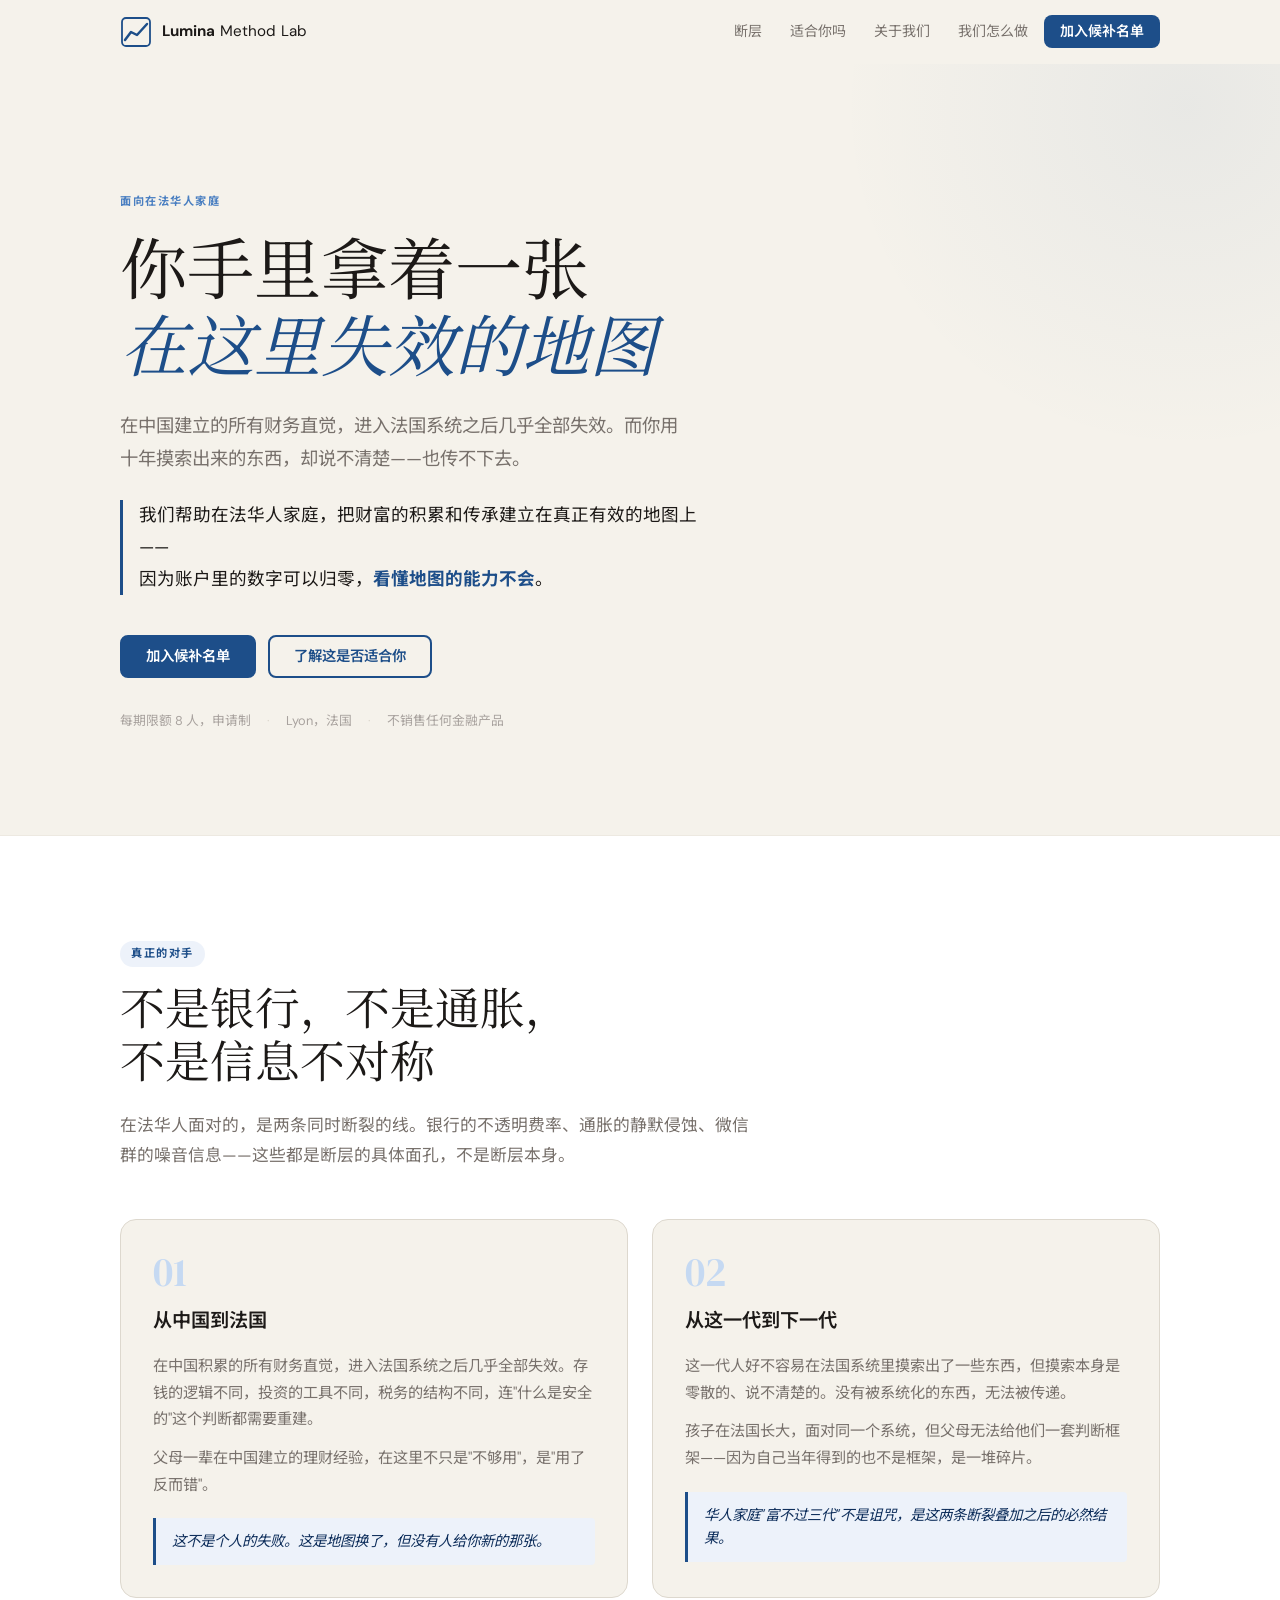
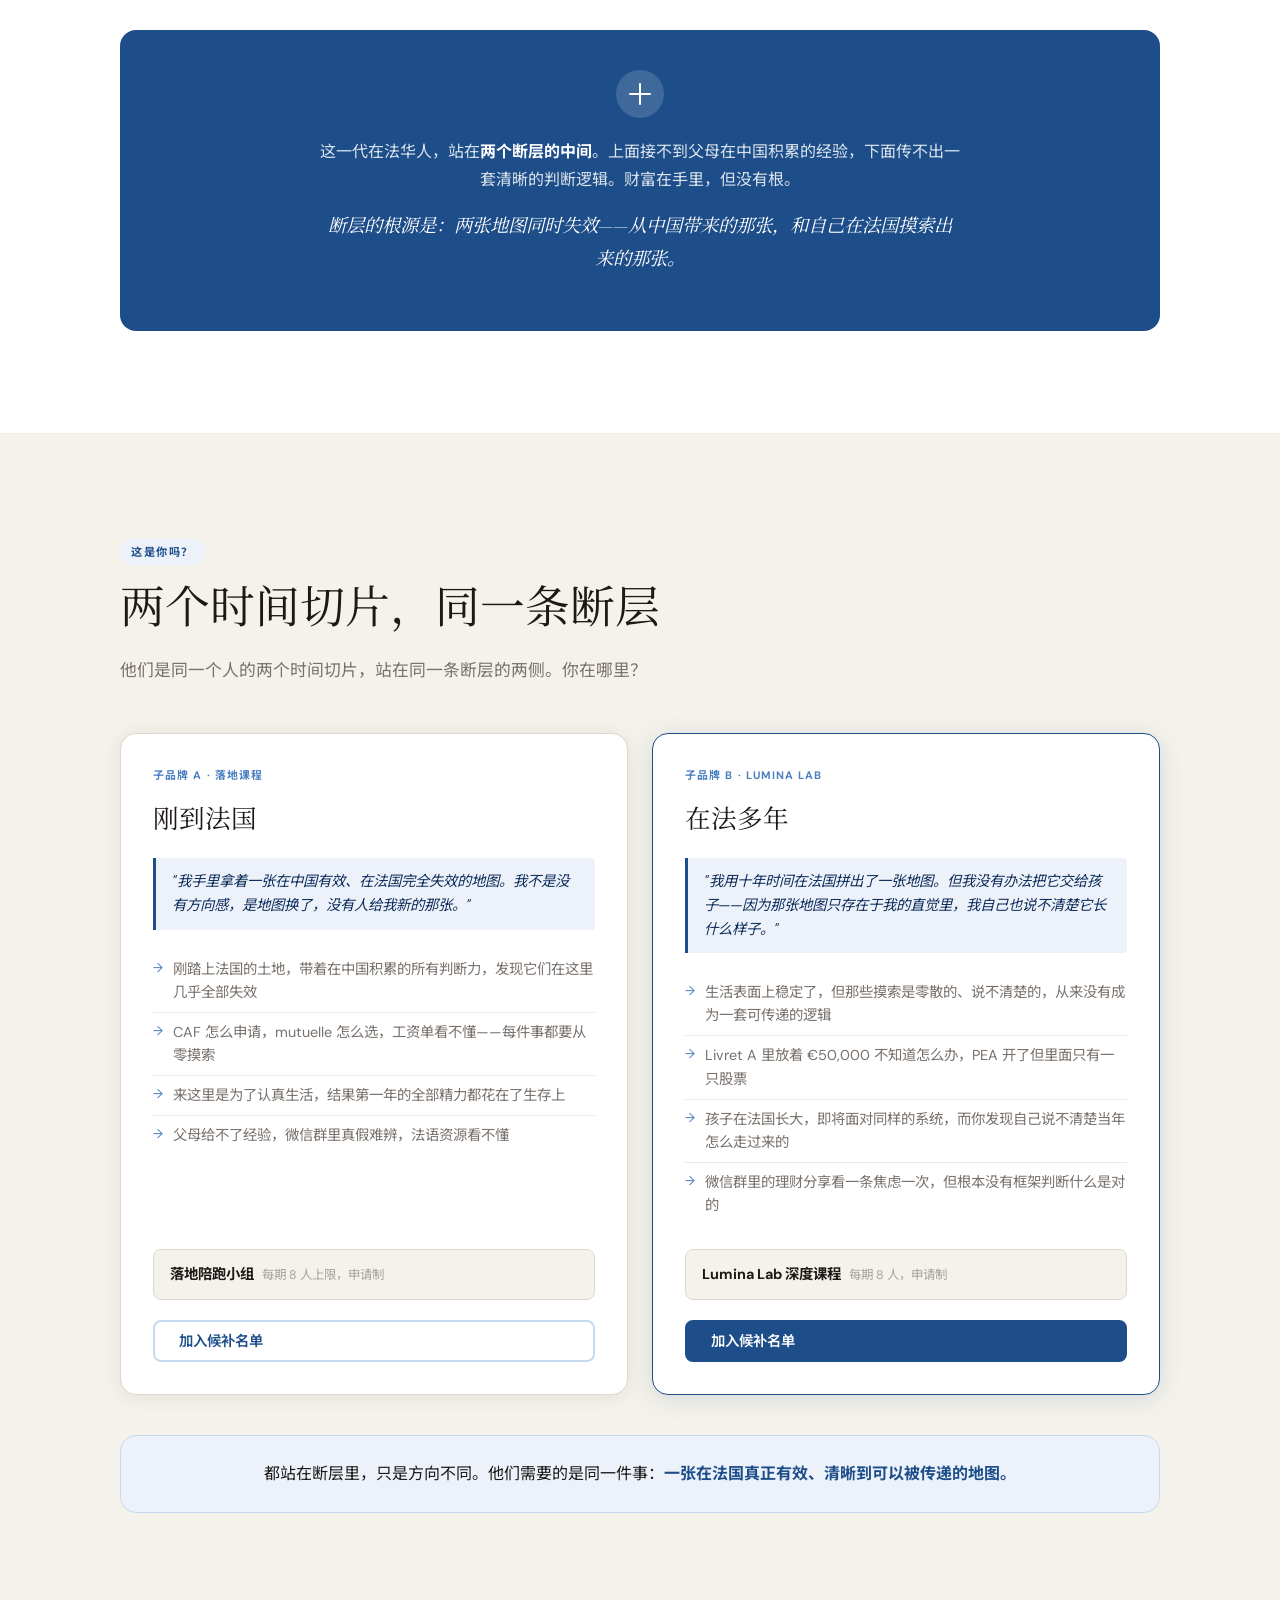
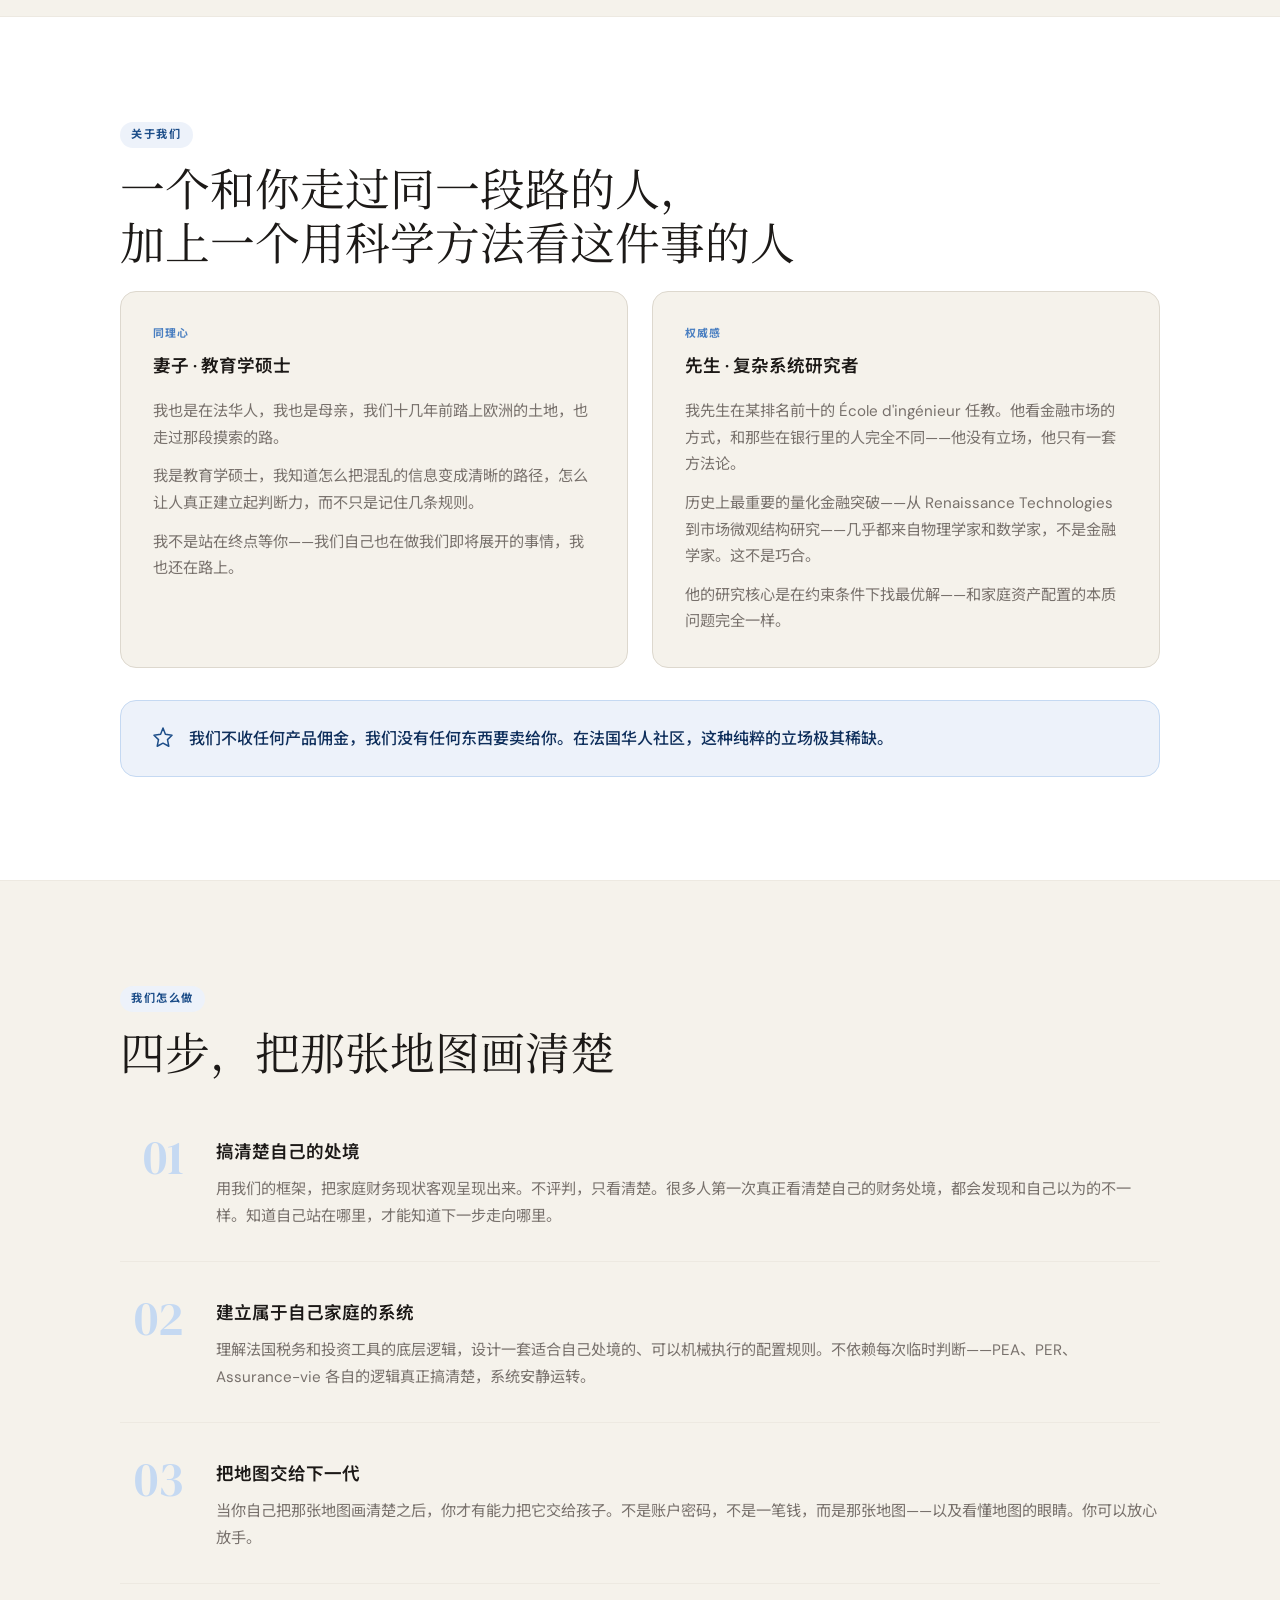
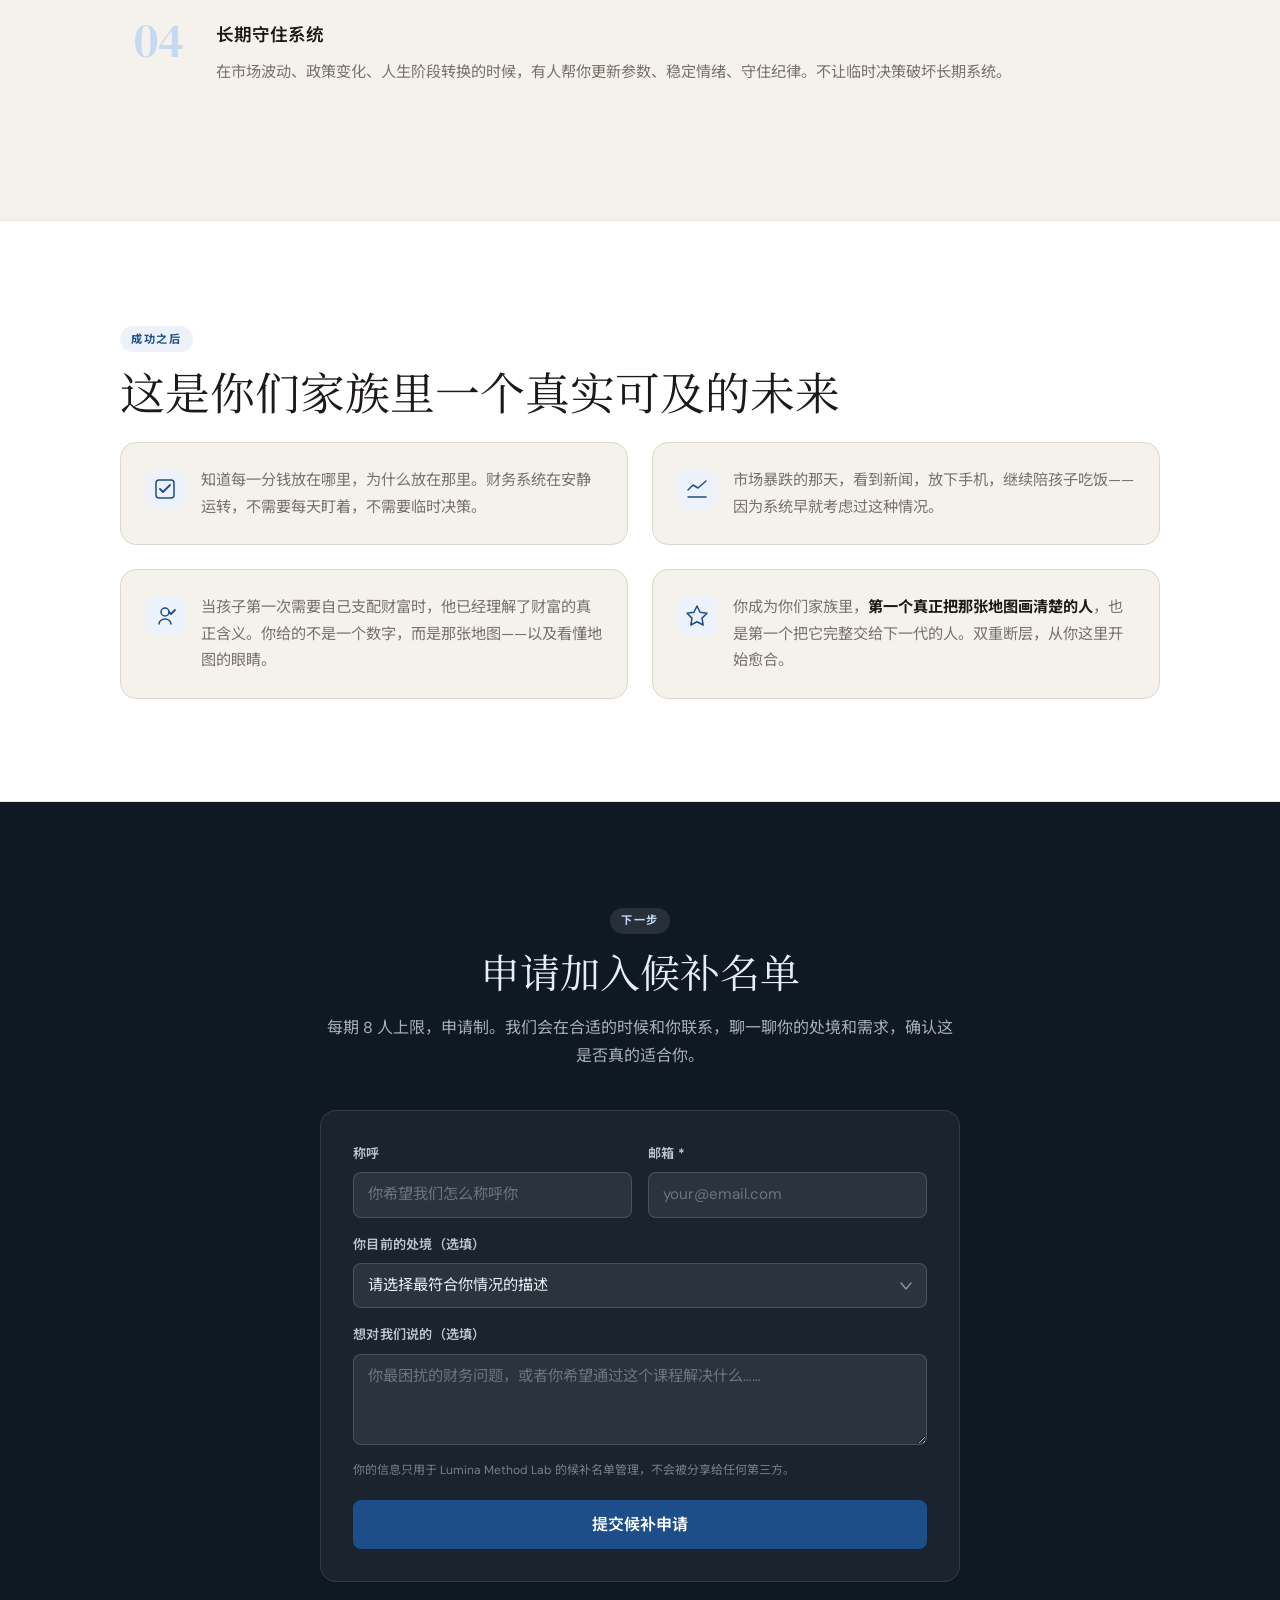
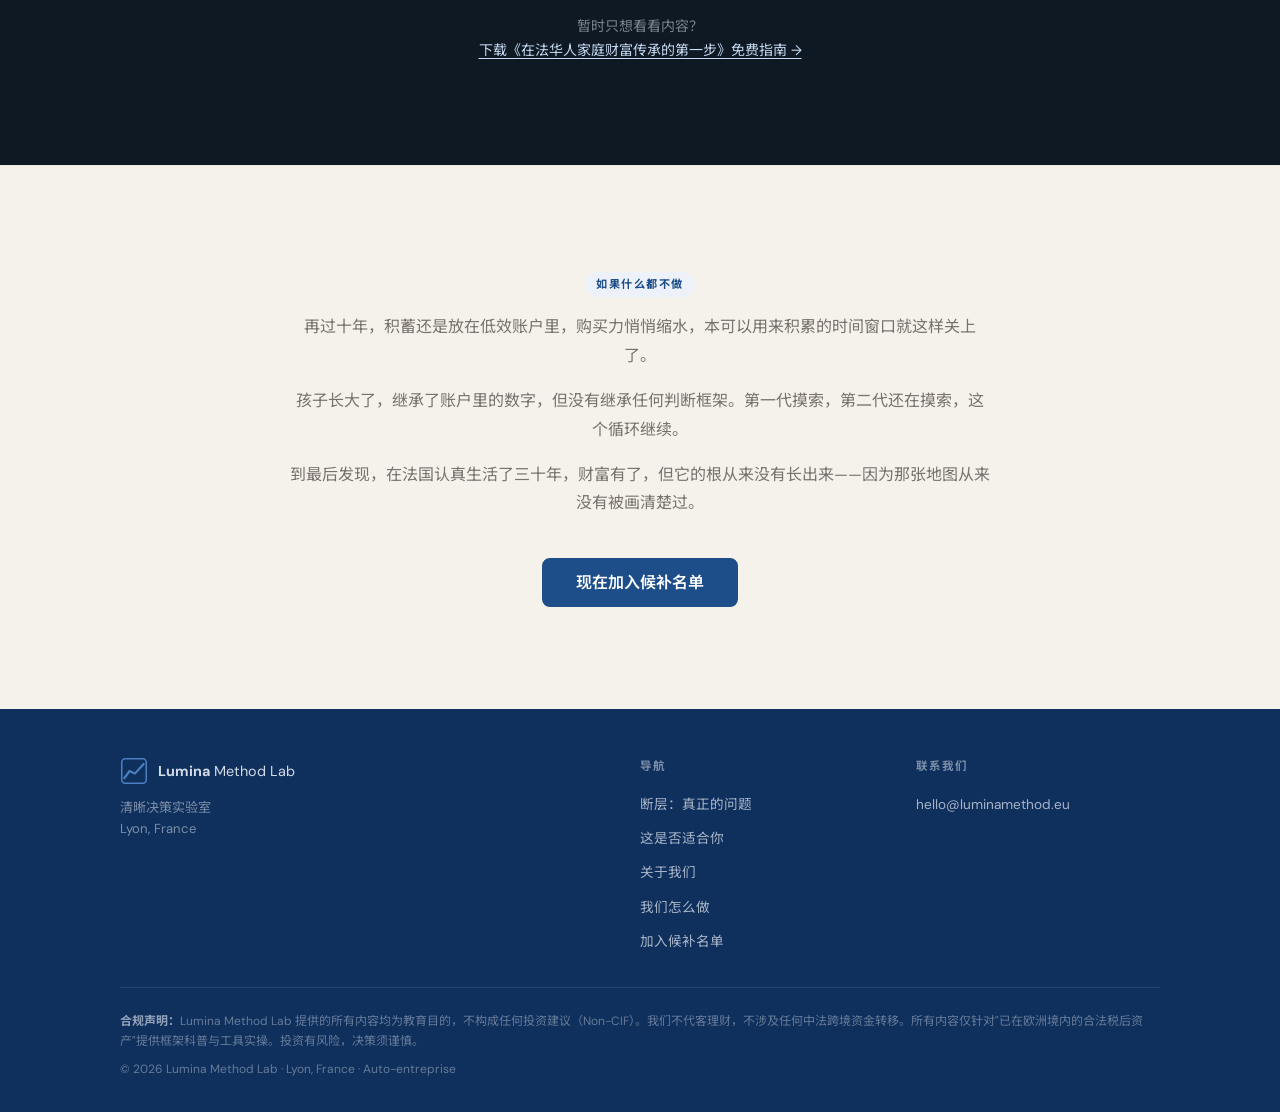
<file: index.html>
<!DOCTYPE html>
<html lang="zh-Hans">
<head>
  <meta charset="UTF-8">
  <meta name="viewport" content="width=device-width, initial-scale=1.0">
  <title>Lumina Method Lab｜在法华人家庭财富传承</title>
  <meta name="description" content="我们帮助在法华人家庭，把财富的积累和传承建立在真正有效的地图上——因为账户里的数字可以归零，看懂地图的能力不会。">
  <meta property="og:title" content="Lumina Method Lab｜在法华人家庭财富传承">
  <meta property="og:description" content="我们帮助在法华人家庭，把财富的积累和传承建立在真正有效的地图上。">
  <meta property="og:type" content="website">
  <meta name="theme-color" content="#1D4E89">
  <link rel="icon" type="image/svg+xml" href="data:image/svg+xml,%3Csvg xmlns='http://www.w3.org/2000/svg' viewBox='0 0 32 32'%3E%3Crect x='2' y='2' width='28' height='28' rx='4' fill='none' stroke='%231D4E89' stroke-width='2'/%3E%3Cpolyline points='5,24 11,16 17,19 27,8' fill='none' stroke='%231D4E89' stroke-width='2.5' stroke-linecap='round' stroke-linejoin='round'/%3E%3C/svg%3E">
  <link rel="preconnect" href="https://fonts.googleapis.com">
  <link rel="preconnect" href="https://fonts.gstatic.com" crossorigin>
  <link href="https://fonts.googleapis.com/css2?family=DM+Serif+Display:ital@0;1&family=DM+Sans:ital,wght@0,300;0,400;0,500;0,600;0,700;1,400&family=Noto+Sans+SC:wght@400;500;700&family=Noto+Serif+SC:wght@400;600&display=swap" rel="stylesheet">
  <link rel="stylesheet" href="styles.css">
</head>
<body>

  <!-- ====================================================
       NAVIGATION
       ==================================================== -->
  <nav class="nav" id="nav">
    <div class="nav-inner">
      <a href="#" class="nav-logo" aria-label="Lumina Method Lab 首页">
        <svg width="32" height="32" viewBox="0 0 32 32" fill="none" xmlns="http://www.w3.org/2000/svg" aria-hidden="true">
          <rect x="2" y="2" width="28" height="28" rx="4" stroke="#1D4E89" stroke-width="1.8"/>
          <polyline points="5,24 11,16 17,19 27,8" fill="none" stroke="#1D4E89" stroke-width="2.5" stroke-linecap="round" stroke-linejoin="round"/>
        </svg>
        <span class="nav-logo-text"><strong>Lumina</strong> Method Lab</span>
      </a>
      <button class="nav-toggle" id="navToggle" aria-label="打开菜单" aria-expanded="false">
        <span></span><span></span><span></span>
      </button>
      <ul class="nav-links" id="navLinks" role="list">
        <li><a href="#problem">断层</a></li>
        <li><a href="#for-whom">适合你吗</a></li>
        <li><a href="#about">关于我们</a></li>
        <li><a href="#plan">我们怎么做</a></li>
        <li><a href="#waitlist" class="nav-cta">加入候补名单</a></li>
      </ul>
    </div>
  </nav>

  <main>

    <!-- ====================================================
         HERO
         ==================================================== -->
    <section class="hero" id="hero">
      <div class="container">
        <div class="hero-label">面向在法华人家庭</div>
        <h1 class="hero-title">
          你手里拿着一张<br>
          <em>在这里失效的地图</em>
        </h1>
        <p class="hero-subtitle">
          在中国建立的所有财务直觉，进入法国系统之后几乎全部失效。而你用十年摸索出来的东西，却说不清楚——也传不下去。
        </p>
        <p class="hero-oneliner">
          我们帮助在法华人家庭，把财富的积累和传承建立在真正有效的地图上——<br>因为账户里的数字可以归零，<strong>看懂地图的能力不会</strong>。
        </p>
        <div class="hero-actions">
          <a href="#waitlist" class="btn btn-primary">加入候补名单</a>
          <a href="#for-whom" class="btn btn-secondary">了解这是否适合你</a>
        </div>
        <div class="hero-proof">
          <span>每期限额 8 人，申请制</span>
          <span class="dot">·</span>
          <span>Lyon，法国</span>
          <span class="dot">·</span>
          <span>不销售任何金融产品</span>
        </div>
      </div>
      <div class="hero-bg-accent" aria-hidden="true"></div>
    </section>

    <!-- ====================================================
         THE PROBLEM — 双重断层
         ==================================================== -->
    <section class="section problem" id="problem">
      <div class="container">
        <div class="section-label">真正的对手</div>
        <h2 class="section-title">不是银行，不是通胀，<br>不是信息不对称</h2>
        <p class="section-intro">
          在法华人面对的，是两条同时断裂的线。银行的不透明费率、通胀的静默侵蚀、微信群的噪音信息——这些都是断层的具体面孔，不是断层本身。
        </p>

        <div class="fault-grid">
          <div class="fault-card">
            <div class="fault-number">01</div>
            <h3 class="fault-title">从中国到法国</h3>
            <p>在中国积累的所有财务直觉，进入法国系统之后几乎全部失效。存钱的逻辑不同，投资的工具不同，税务的结构不同，连"什么是安全的"这个判断都需要重建。</p>
            <p>父母一辈在中国建立的理财经验，在这里不只是"不够用"，是"用了反而错"。</p>
            <div class="fault-quote">这不是个人的失败。这是地图换了，但没有人给你新的那张。</div>
          </div>
          <div class="fault-card">
            <div class="fault-number">02</div>
            <h3 class="fault-title">从这一代到下一代</h3>
            <p>这一代人好不容易在法国系统里摸索出了一些东西，但摸索本身是零散的、说不清楚的。没有被系统化的东西，无法被传递。</p>
            <p>孩子在法国长大，面对同一个系统，但父母无法给他们一套判断框架——因为自己当年得到的也不是框架，是一堆碎片。</p>
            <div class="fault-quote">华人家庭"富不过三代"不是诅咒，是这两条断裂叠加之后的必然结果。</div>
          </div>
        </div>

        <div class="fault-crosspoint">
          <div class="fault-crosspoint-inner">
            <div class="fault-crosspoint-icon" aria-hidden="true">
              <svg width="24" height="24" viewBox="0 0 24 24" fill="none" xmlns="http://www.w3.org/2000/svg">
                <path d="M12 2L12 22M2 12L22 12" stroke="#1D4E89" stroke-width="2" stroke-linecap="round"/>
              </svg>
            </div>
            <p>这一代在法华人，站在<strong>两个断层的中间</strong>。上面接不到父母在中国积累的经验，下面传不出一套清晰的判断逻辑。财富在手里，但没有根。</p>
            <p class="fault-crosspoint-emphasis">断层的根源是：两张地图同时失效——从中国带来的那张，和自己在法国摸索出来的那张。</p>
          </div>
        </div>
      </div>
    </section>

    <!-- ====================================================
         FOR WHOM — 两个英雄
         ==================================================== -->
    <section class="section for-whom" id="for-whom">
      <div class="container">
        <div class="section-label">这是你吗？</div>
        <h2 class="section-title">两个时间切片，同一条断层</h2>
        <p class="section-intro">
          他们是同一个人的两个时间切片，站在同一条断层的两侧。你在哪里？
        </p>

        <div class="persona-grid">

          <div class="persona-card">
            <div class="persona-tag">子品牌 A · 落地课程</div>
            <h3 class="persona-title">刚到法国</h3>
            <p class="persona-feel">
              "我手里拿着一张在中国有效、在法国完全失效的地图。我不是没有方向感，是地图换了，没有人给我新的那张。"
            </p>
            <ul class="persona-list">
              <li>刚踏上法国的土地，带着在中国积累的所有判断力，发现它们在这里几乎全部失效</li>
              <li>CAF 怎么申请，mutuelle 怎么选，工资单看不懂——每件事都要从零摸索</li>
              <li>来这里是为了认真生活，结果第一年的全部精力都花在了生存上</li>
              <li>父母给不了经验，微信群里真假难辨，法语资源看不懂</li>
            </ul>
            <div class="persona-product">
              <strong>落地陪跑小组</strong>
              <span>每期 8 人上限，申请制</span>
            </div>
            <a href="#waitlist" class="btn btn-outline">加入候补名单</a>
          </div>

          <div class="persona-card persona-card--accent">
            <div class="persona-tag">子品牌 B · Lumina Lab</div>
            <h3 class="persona-title">在法多年</h3>
            <p class="persona-feel">
              "我用十年时间在法国拼出了一张地图。但我没有办法把它交给孩子——因为那张地图只存在于我的直觉里，我自己也说不清楚它长什么样子。"
            </p>
            <ul class="persona-list">
              <li>生活表面上稳定了，但那些摸索是零散的、说不清楚的，从来没有成为一套可传递的逻辑</li>
              <li>Livret A 里放着 €50,000 不知道怎么办，PEA 开了但里面只有一只股票</li>
              <li>孩子在法国长大，即将面对同样的系统，而你发现自己说不清楚当年怎么走过来的</li>
              <li>微信群里的理财分享看一条焦虑一次，但根本没有框架判断什么是对的</li>
            </ul>
            <div class="persona-product">
              <strong>Lumina Lab 深度课程</strong>
              <span>每期 8 人，申请制</span>
            </div>
            <a href="#waitlist" class="btn btn-primary">加入候补名单</a>
          </div>

        </div>

        <div class="persona-shared">
          <p>都站在断层里，只是方向不同。他们需要的是同一件事：<strong>一张在法国真正有效、清晰到可以被传递的地图。</strong></p>
        </div>
      </div>
    </section>

    <!-- ====================================================
         ABOUT — 向导
         ==================================================== -->
    <section class="section about" id="about">
      <div class="container">
        <div class="section-label">关于我们</div>
        <h2 class="section-title">一个和你走过同一段路的人，<br>加上一个用科学方法看这件事的人</h2>

        <div class="about-grid">
          <div class="about-card">
            <div class="about-role">同理心</div>
            <h3>妻子 · 教育学硕士</h3>
            <p>我也是在法华人，我也是母亲，我们十几年前踏上欧洲的土地，也走过那段摸索的路。</p>
            <p>我是教育学硕士，我知道怎么把混乱的信息变成清晰的路径，怎么让人真正建立起判断力，而不只是记住几条规则。</p>
            <p>我不是站在终点等你——我们自己也在做我们即将展开的事情，我也还在路上。</p>
          </div>
          <div class="about-card">
            <div class="about-role">权威感</div>
            <h3>先生 · 复杂系统研究者</h3>
            <p>我先生在某排名前十的 École d'ingénieur 任教。他看金融市场的方式，和那些在银行里的人完全不同——他没有立场，他只有一套方法论。</p>
            <p>历史上最重要的量化金融突破——从 Renaissance Technologies 到市场微观结构研究——几乎都来自物理学家和数学家，不是金融学家。这不是巧合。</p>
            <p>他的研究核心是在约束条件下找最优解——和家庭资产配置的本质问题完全一样。</p>
          </div>
        </div>

        <div class="about-stance">
          <svg class="about-stance-icon" width="20" height="20" viewBox="0 0 20 20" fill="none" xmlns="http://www.w3.org/2000/svg" aria-hidden="true">
            <path d="M10 1L12.39 7.26L19 8.27L14.5 12.64L15.78 19.23L10 16.17L4.22 19.23L5.5 12.64L1 8.27L7.61 7.26L10 1Z" stroke="#1D4E89" stroke-width="1.5" stroke-linejoin="round"/>
          </svg>
          <p>我们不收任何产品佣金，我们没有任何东西要卖给你。在法国华人社区，这种纯粹的立场极其稀缺。</p>
        </div>
      </div>
    </section>

    <!-- ====================================================
         PLAN — 计划
         ==================================================== -->
    <section class="section plan" id="plan">
      <div class="container">
        <div class="section-label">我们怎么做</div>
        <h2 class="section-title">四步，把那张地图画清楚</h2>

        <div class="steps">
          <div class="step">
            <div class="step-number">01</div>
            <div class="step-content">
              <h3>搞清楚自己的处境</h3>
              <p>用我们的框架，把家庭财务现状客观呈现出来。不评判，只看清楚。很多人第一次真正看清楚自己的财务处境，都会发现和自己以为的不一样。知道自己站在哪里，才能知道下一步走向哪里。</p>
            </div>
          </div>
          <div class="step">
            <div class="step-number">02</div>
            <div class="step-content">
              <h3>建立属于自己家庭的系统</h3>
              <p>理解法国税务和投资工具的底层逻辑，设计一套适合自己处境的、可以机械执行的配置规则。不依赖每次临时判断——PEA、PER、Assurance-vie 各自的逻辑真正搞清楚，系统安静运转。</p>
            </div>
          </div>
          <div class="step">
            <div class="step-number">03</div>
            <div class="step-content">
              <h3>把地图交给下一代</h3>
              <p>当你自己把那张地图画清楚之后，你才有能力把它交给孩子。不是账户密码，不是一笔钱，而是那张地图——以及看懂地图的眼睛。你可以放心放手。</p>
            </div>
          </div>
          <div class="step">
            <div class="step-number">04</div>
            <div class="step-content">
              <h3>长期守住系统</h3>
              <p>在市场波动、政策变化、人生阶段转换的时候，有人帮你更新参数、稳定情绪、守住纪律。不让临时决策破坏长期系统。</p>
            </div>
          </div>
        </div>
      </div>
    </section>

    <!-- ====================================================
         SUCCESS VISION
         ==================================================== -->
    <section class="section success" id="success">
      <div class="container">
        <div class="section-label">成功之后</div>
        <h2 class="section-title">这是你们家族里一个真实可及的未来</h2>

        <div class="success-grid">
          <div class="success-item">
            <div class="success-icon" aria-hidden="true">
              <svg width="24" height="24" viewBox="0 0 24 24" fill="none" xmlns="http://www.w3.org/2000/svg">
                <rect x="3" y="3" width="18" height="18" rx="3" stroke="#1D4E89" stroke-width="1.5"/>
                <path d="M7 12L10 15L17 8" stroke="#1D4E89" stroke-width="1.8" stroke-linecap="round" stroke-linejoin="round"/>
              </svg>
            </div>
            <p>知道每一分钱放在哪里，为什么放在那里。财务系统在安静运转，不需要每天盯着，不需要临时决策。</p>
          </div>
          <div class="success-item">
            <div class="success-icon" aria-hidden="true">
              <svg width="24" height="24" viewBox="0 0 24 24" fill="none" xmlns="http://www.w3.org/2000/svg">
                <path d="M3 13L8 8L13 11L21 4" stroke="#1D4E89" stroke-width="1.5" stroke-linecap="round" stroke-linejoin="round"/>
                <path d="M3 20L21 20" stroke="#1D4E89" stroke-width="1.5" stroke-linecap="round"/>
              </svg>
            </div>
            <p>市场暴跌的那天，看到新闻，放下手机，继续陪孩子吃饭——因为系统早就考虑过这种情况。</p>
          </div>
          <div class="success-item">
            <div class="success-icon" aria-hidden="true">
              <svg width="24" height="24" viewBox="0 0 24 24" fill="none" xmlns="http://www.w3.org/2000/svg">
                <circle cx="12" cy="8" r="4" stroke="#1D4E89" stroke-width="1.5"/>
                <path d="M6 20C6 17.239 8.686 15 12 15C15.314 15 18 17.239 18 20" stroke="#1D4E89" stroke-width="1.5" stroke-linecap="round"/>
                <path d="M16 8L18 10L22 6" stroke="#1D4E89" stroke-width="1.8" stroke-linecap="round" stroke-linejoin="round"/>
              </svg>
            </div>
            <p>当孩子第一次需要自己支配财富时，他已经理解了财富的真正含义。你给的不是一个数字，而是那张地图——以及看懂地图的眼睛。</p>
          </div>
          <div class="success-item">
            <div class="success-icon" aria-hidden="true">
              <svg width="24" height="24" viewBox="0 0 24 24" fill="none" xmlns="http://www.w3.org/2000/svg">
                <path d="M12 2L15.09 8.26L22 9.27L17 14.14L18.18 21.02L12 17.77L5.82 21.02L7 14.14L2 9.27L8.91 8.26L12 2Z" stroke="#1D4E89" stroke-width="1.5" stroke-linejoin="round"/>
              </svg>
            </div>
            <p>你成为你们家族里，<strong>第一个真正把那张地图画清楚的人</strong>，也是第一个把它完整交给下一代的人。双重断层，从你这里开始愈合。</p>
          </div>
        </div>
      </div>
    </section>

    <!-- ====================================================
         WAITLIST CTA
         ==================================================== -->
    <section class="section waitlist" id="waitlist">
      <div class="container">
        <div class="waitlist-inner">
          <div class="section-label light">下一步</div>
          <h2 class="waitlist-title">申请加入候补名单</h2>
          <p class="waitlist-subtitle">
            每期 8 人上限，申请制。我们会在合适的时候和你联系，聊一聊你的处境和需求，确认这是否真的适合你。
          </p>

          <form class="waitlist-form" id="waitlistForm" novalidate>
            <div class="form-row">
              <div class="form-group">
                <label for="name">称呼</label>
                <input type="text" id="name" name="name" placeholder="你希望我们怎么称呼你" autocomplete="given-name">
              </div>
              <div class="form-group">
                <label for="email">邮箱 <span class="required">*</span></label>
                <input type="email" id="email" name="email" placeholder="your@email.com" required autocomplete="email">
              </div>
            </div>
            <div class="form-group">
              <label for="situation">你目前的处境（选填）</label>
              <select id="situation" name="situation">
                <option value="">请选择最符合你情况的描述</option>
                <option value="new">刚到法国 / 在法不到 3 年</option>
                <option value="established">在法 3 年以上，生活相对稳定</option>
                <option value="unsure">不确定，想先了解</option>
              </select>
            </div>
            <div class="form-group">
              <label for="message">想对我们说的（选填）</label>
              <textarea id="message" name="message" rows="3" placeholder="你最困扰的财务问题，或者你希望通过这个课程解决什么……"></textarea>
            </div>
            <div class="form-disclaimer">
              你的信息只用于 Lumina Method Lab 的候补名单管理，不会被分享给任何第三方。
            </div>
            <button type="submit" class="btn btn-primary btn-large">提交候补申请</button>
          </form>

          <div class="waitlist-success" id="waitlistSuccess" style="display:none">
            <div class="success-check" aria-hidden="true">✓</div>
            <h3>申请已收到</h3>
            <p>谢谢你迈出这一步。我们会认真读你写的每一条信息，在合适的时候和你联系。</p>
          </div>

          <div class="waitlist-alternative">
            <p>暂时只想看看内容？</p>
            <a href="#" class="link-subtle">下载《在法华人家庭财富传承的第一步》免费指南 →</a>
          </div>
        </div>
      </div>
    </section>

    <!-- ====================================================
         IF YOU DON'T ACT
         ==================================================== -->
    <section class="section consequence" id="consequence">
      <div class="container">
        <div class="consequence-inner">
          <div class="section-label">如果什么都不做</div>
          <div class="consequence-text">
            <p>再过十年，积蓄还是放在低效账户里，购买力悄悄缩水，本可以用来积累的时间窗口就这样关上了。</p>
            <p>孩子长大了，继承了账户里的数字，但没有继承任何判断框架。第一代摸索，第二代还在摸索，这个循环继续。</p>
            <p>到最后发现，在法国认真生活了三十年，财富有了，但它的根从来没有长出来——因为那张地图从来没有被画清楚过。</p>
          </div>
          <a href="#waitlist" class="btn btn-primary btn-large">现在加入候补名单</a>
        </div>
      </div>
    </section>

  </main>

  <!-- ====================================================
       FOOTER
       ==================================================== -->
  <footer class="footer">
    <div class="container">
      <div class="footer-grid">
        <div class="footer-brand">
          <a href="#" class="footer-logo" aria-label="Lumina Method Lab">
            <svg width="28" height="28" viewBox="0 0 32 32" fill="none" xmlns="http://www.w3.org/2000/svg" aria-hidden="true">
              <rect x="2" y="2" width="28" height="28" rx="4" stroke="#4A7FC1" stroke-width="1.8"/>
              <polyline points="5,24 11,16 17,19 27,8" fill="none" stroke="#4A7FC1" stroke-width="2.5" stroke-linecap="round" stroke-linejoin="round"/>
            </svg>
            <span><strong>Lumina</strong> Method Lab</span>
          </a>
          <p class="footer-tagline">清晰决策实验室<br>Lyon, France</p>
        </div>
        <div class="footer-nav">
          <h4>导航</h4>
          <ul role="list">
            <li><a href="#problem">断层：真正的问题</a></li>
            <li><a href="#for-whom">这是否适合你</a></li>
            <li><a href="#about">关于我们</a></li>
            <li><a href="#plan">我们怎么做</a></li>
            <li><a href="#waitlist">加入候补名单</a></li>
          </ul>
        </div>
        <div class="footer-contact">
          <h4>联系我们</h4>
          <ul role="list">
            <li><a href="mailto:hello@luminamethod.eu">hello@luminamethod.eu</a></li>
          </ul>
        </div>
      </div>
      <div class="footer-disclaimer">
        <p><strong>合规声明：</strong>Lumina Method Lab 提供的所有内容均为教育目的，不构成任何投资建议（Non-CIF）。我们不代客理财，不涉及任何中法跨境资金转移。所有内容仅针对"已在欧洲境内的合法税后资产"提供框架科普与工具实操。投资有风险，决策须谨慎。</p>
        <p>© 2026 Lumina Method Lab · Lyon, France · Auto-entreprise</p>
      </div>
    </div>
  </footer>

  <script>
    // Mobile nav toggle
    const navToggle = document.getElementById('navToggle');
    const navLinks = document.getElementById('navLinks');
    navToggle.addEventListener('click', () => {
      const expanded = navToggle.getAttribute('aria-expanded') === 'true';
      navToggle.setAttribute('aria-expanded', String(!expanded));
      navLinks.classList.toggle('is-open');
    });

    // Close mobile nav on link click
    navLinks.querySelectorAll('a').forEach(link => {
      link.addEventListener('click', () => {
        navLinks.classList.remove('is-open');
        navToggle.setAttribute('aria-expanded', 'false');
      });
    });

    // Sticky nav shadow on scroll
    const nav = document.getElementById('nav');
    window.addEventListener('scroll', () => {
      nav.classList.toggle('nav--scrolled', window.scrollY > 20);
    }, { passive: true });

    // Waitlist form
    const form = document.getElementById('waitlistForm');
    const successMsg = document.getElementById('waitlistSuccess');
    form.addEventListener('submit', (e) => {
      e.preventDefault();
      const email = document.getElementById('email').value.trim();
      if (!email) {
        document.getElementById('email').focus();
        return;
      }
      // For now, show success message.
      // To connect a real backend, replace this with a fetch() call to your form endpoint.
      form.style.display = 'none';
      successMsg.style.display = 'block';
    });

    // Smooth scroll for anchor links
    document.querySelectorAll('a[href^="#"]').forEach(anchor => {
      anchor.addEventListener('click', (e) => {
        const target = document.querySelector(anchor.getAttribute('href'));
        if (target) {
          e.preventDefault();
          const navHeight = nav.offsetHeight;
          const top = target.getBoundingClientRect().top + window.scrollY - navHeight - 16;
          window.scrollTo({ top, behavior: 'smooth' });
        }
      });
    });
  </script>
</body>
</html>
</file>
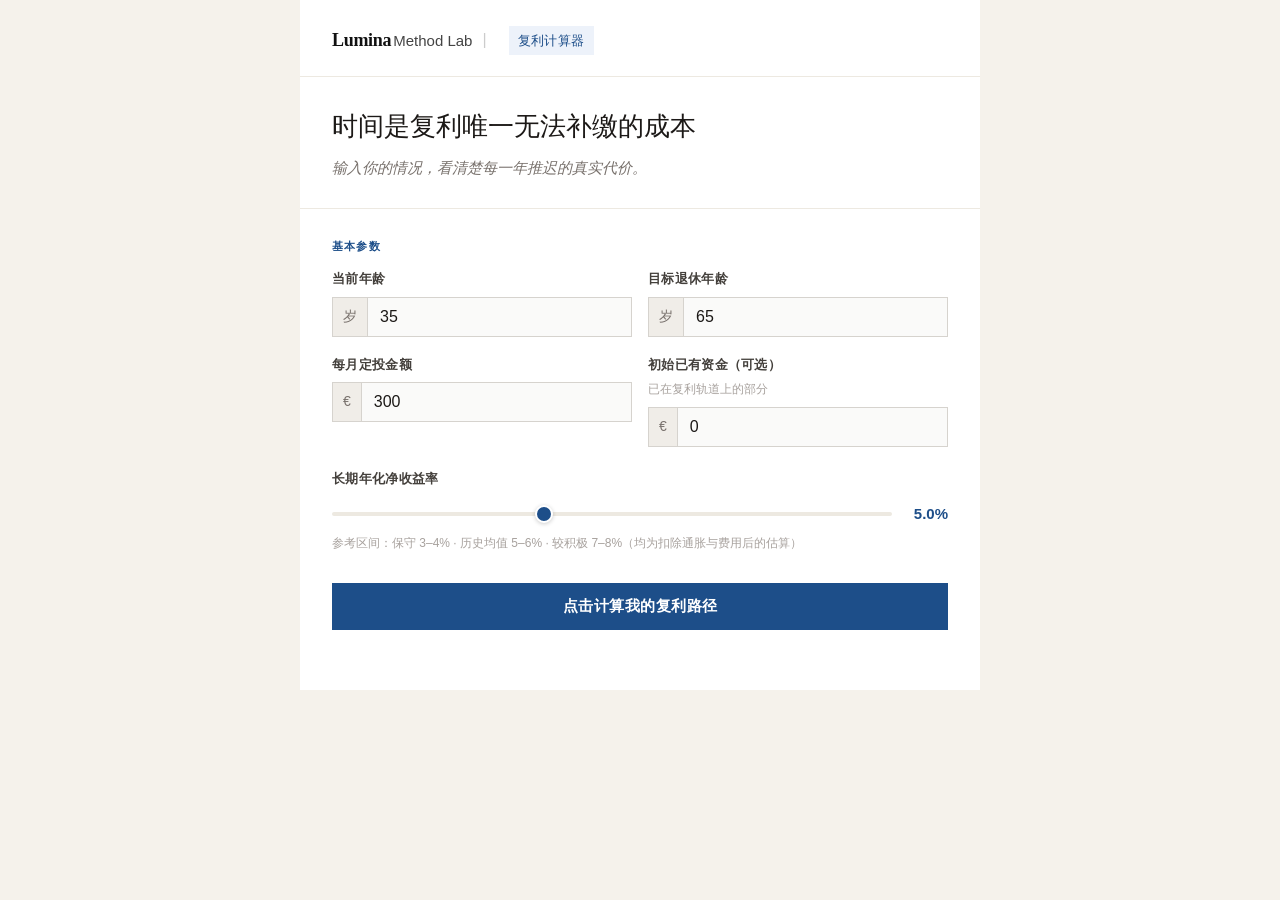
<file: static/tools/006-calculator.html>
<!DOCTYPE html>
<html lang="zh-Hans">
<head>
  <meta charset="UTF-8">
  <meta name="viewport" content="width=device-width, initial-scale=1.0">
  <title>复利计算器 | Lumina Method Lab</title>
  <style>
    /* ── Reset ── */
    *, *::before, *::after { box-sizing: border-box; margin: 0; padding: 0; }

    /* ── Page ── */
    html { background: #F5F2EB; min-height: 100%; }
    body {
      max-width: 680px;
      margin: 0 auto;
      padding: 0 0 60px;
      background: #fff;
      font-family: -apple-system, BlinkMacSystemFont, 'Segoe UI', 'Helvetica Neue', Arial, sans-serif;
      font-size: 16px;
      color: #1C1917;
      line-height: 1.8;
    }

    /* ── Header ── */
    header {
      display: flex;
      align-items: center;
      padding: 24px 32px 20px;
      border-bottom: 1px solid #EDE9E1;
    }
    .brand-lumina {
      font-family: Georgia, serif;
      font-size: 18px;
      font-weight: 700;
      color: #111;
      letter-spacing: -0.3px;
    }
    .brand-rest {
      font-family: -apple-system, BlinkMacSystemFont, 'Segoe UI', sans-serif;
      font-size: 15px;
      font-weight: 400;
      color: #444;
      margin-left: 2px;
    }
    .brand-sep { color: #ccc; margin: 0 10px; font-weight: 300; }
    .brand-tool {
      font-size: 13px;
      color: #1D4E89;
      background: #EDF2FA;
      padding: 3px 9px;
      letter-spacing: 0.4px;
      margin-left: 12px;
    }

    /* ── Page title ── */
    .page-title {
      padding: 32px 32px 4px;
      font-family: Georgia, 'Times New Roman', serif;
      font-size: 26px;
      font-weight: 400;
      color: #1C1917;
      line-height: 1.35;
    }
    .page-sub {
      padding: 8px 32px 28px;
      font-family: Georgia, serif;
      font-size: 15px;
      font-style: italic;
      color: #78716C;
      line-height: 1.6;
      border-bottom: 1px solid #EDE9E1;
    }

    /* ── Section label ── */
    .section-label {
      font-size: 11px;
      font-weight: 700;
      letter-spacing: 1.2px;
      text-transform: uppercase;
      color: #1D4E89;
      padding: 28px 32px 10px;
    }

    /* ── Input grid ── */
    .input-grid {
      display: grid;
      grid-template-columns: 1fr 1fr;
      gap: 16px;
      padding: 0 32px;
    }
    @media (max-width: 500px) {
      .input-grid { grid-template-columns: 1fr; }
    }
    .field { display: flex; flex-direction: column; gap: 6px; }
    .field label {
      font-size: 13px;
      font-weight: 600;
      color: #44403C;
      letter-spacing: 0.3px;
    }
    .field .hint {
      font-size: 12px;
      color: #A8A29E;
      margin-top: -3px;
    }
    .input-wrap {
      display: flex;
      align-items: center;
      border: 1px solid #D6D3CE;
      background: #FAFAF9;
      transition: border-color .15s;
    }
    .input-wrap:focus-within { border-color: #1D4E89; background: #fff; }
    .input-wrap .unit {
      padding: 0 10px;
      font-size: 14px;
      color: #78716C;
      background: #F0EDE8;
      border-right: 1px solid #D6D3CE;
      align-self: stretch;
      display: flex;
      align-items: center;
      user-select: none;
    }
    .input-wrap input {
      flex: 1;
      border: none;
      background: transparent;
      padding: 10px 12px;
      font-size: 16px;
      color: #1C1917;
      outline: none;
      width: 100%;
      -moz-appearance: textfield;
    }
    .input-wrap input::-webkit-outer-spin-button,
    .input-wrap input::-webkit-inner-spin-button { -webkit-appearance: none; }

    /* ── Slider ── */
    .slider-wrap {
      padding: 0 32px;
      margin-top: 4px;
    }
    .slider-row {
      display: flex;
      align-items: center;
      gap: 12px;
    }
    .slider-row input[type=range] {
      flex: 1;
      -webkit-appearance: none;
      height: 4px;
      background: #EDE9E1;
      border-radius: 2px;
      outline: none;
      cursor: pointer;
    }
    .slider-row input[type=range]::-webkit-slider-thumb {
      -webkit-appearance: none;
      width: 18px; height: 18px;
      border-radius: 50%;
      background: #1D4E89;
      cursor: pointer;
      border: 2px solid #fff;
      box-shadow: 0 1px 4px rgba(0,0,0,.2);
    }
    .slider-val {
      font-size: 15px;
      font-weight: 600;
      color: #1D4E89;
      min-width: 44px;
      text-align: right;
    }
    .slider-label {
      font-size: 13px;
      font-weight: 600;
      color: #44403C;
      letter-spacing: 0.3px;
      padding: 20px 32px 6px;
    }

    /* ── Calculate button ── */
    .btn-calc {
      display: block;
      margin: 28px 32px 0;
      padding: 14px 32px;
      background: #1D4E89;
      color: #fff;
      font-size: 15px;
      font-weight: 600;
      letter-spacing: 0.5px;
      border: none;
      cursor: pointer;
      text-align: center;
      transition: background .15s;
      width: calc(100% - 64px);
    }
    .btn-calc:hover { background: #163D6D; }
    .btn-calc:active { background: #0F2B4F; }

    /* ── Divider ── */
    .divider {
      border: none;
      border-top: 1px solid #EDE9E1;
      margin: 32px 32px 0;
    }

    /* ── Results ── */
    #results { display: none; }

    /* Headline result */
    .result-headline {
      padding: 24px 32px 0;
      font-family: Georgia, serif;
      font-size: 15px;
      color: #78716C;
      font-style: italic;
    }
    .result-headline strong {
      font-style: normal;
      font-size: 36px;
      font-family: Georgia, serif;
      color: #1C1917;
      display: block;
      line-height: 1.15;
      margin-top: 4px;
    }
    .result-headline .sub {
      font-size: 13px;
      color: #A8A29E;
      font-style: normal;
      display: block;
      margin-top: 4px;
    }

    /* Comparison table */
    .comp-table-wrap {
      padding: 24px 32px 0;
      overflow-x: auto;
    }
    .comp-table {
      width: 100%;
      border-collapse: collapse;
      font-size: 14px;
    }
    .comp-table th {
      font-size: 11px;
      font-weight: 700;
      letter-spacing: 0.8px;
      text-transform: uppercase;
      color: #78716C;
      padding: 8px 12px;
      text-align: left;
      border-bottom: 2px solid #EDE9E1;
    }
    .comp-table th:not(:first-child) { text-align: right; }
    .comp-table td {
      padding: 11px 12px;
      border-bottom: 1px solid #F5F2EB;
      color: #1C1917;
      vertical-align: middle;
    }
    .comp-table td:not(:first-child) { text-align: right; }
    .comp-table tr:first-child td { background: #F0F4FB; }
    .comp-table tr:first-child td:first-child { font-weight: 700; color: #1D4E89; }
    .comp-table .loss { color: #B91C1C; font-size: 13px; }
    .comp-table .zero { color: #A8A29E; font-size: 13px; }

    /* Insight pills */
    .insight-row {
      display: flex;
      flex-wrap: wrap;
      gap: 10px;
      padding: 20px 32px 0;
    }
    .insight-pill {
      display: flex;
      flex-direction: column;
      flex: 1;
      min-width: 160px;
      background: #F5F2EB;
      padding: 14px 16px;
      border-left: 3px solid #1D4E89;
    }
    .insight-pill .pill-label {
      font-size: 11px;
      font-weight: 700;
      letter-spacing: 0.8px;
      text-transform: uppercase;
      color: #78716C;
      margin-bottom: 5px;
    }
    .insight-pill .pill-val {
      font-family: Georgia, serif;
      font-size: 20px;
      color: #1C1917;
      line-height: 1.2;
    }
    .insight-pill .pill-note {
      font-size: 12px;
      color: #A8A29E;
      margin-top: 4px;
    }

    /* Tax clocks */
    .tax-section { padding: 24px 32px 0; }
    .tax-grid {
      display: grid;
      grid-template-columns: 1fr 1fr;
      gap: 12px;
      margin-top: 12px;
    }
    @media (max-width: 500px) { .tax-grid { grid-template-columns: 1fr; } }
    .tax-card {
      border: 1px solid #EDE9E1;
      padding: 16px;
    }
    .tax-card .tc-name {
      font-size: 12px;
      font-weight: 700;
      letter-spacing: 0.6px;
      text-transform: uppercase;
      color: #1D4E89;
      margin-bottom: 8px;
    }
    .tax-card .tc-unlock {
      font-family: Georgia, serif;
      font-size: 18px;
      color: #1C1917;
      margin-bottom: 4px;
    }
    .tc-bar-bg {
      height: 6px;
      background: #EDE9E1;
      border-radius: 3px;
      margin: 8px 0;
      overflow: hidden;
    }
    .tc-bar-fill {
      height: 100%;
      background: #1D4E89;
      border-radius: 3px;
      transition: width .6s ease;
    }
    .tc-bar-fill.complete { background: #15803D; }
    .tax-card .tc-note {
      font-size: 12px;
      color: #78716C;
      line-height: 1.5;
    }
    .badge-done {
      display: inline-block;
      font-size: 11px;
      font-weight: 700;
      letter-spacing: 0.5px;
      background: #DCFCE7;
      color: #15803D;
      padding: 2px 7px;
      margin-top: 4px;
    }
    .badge-wait {
      display: inline-block;
      font-size: 11px;
      font-weight: 700;
      letter-spacing: 0.5px;
      background: #FEF3C7;
      color: #92400E;
      padding: 2px 7px;
      margin-top: 4px;
    }

    /* Rule of 72 */
    .rule72-section { padding: 24px 32px 0; }
    .rule72-grid {
      display: grid;
      grid-template-columns: repeat(3, 1fr);
      gap: 10px;
      margin-top: 12px;
    }
    @media (max-width: 500px) { .rule72-grid { grid-template-columns: 1fr; } }
    .r72-card {
      background: #F5F2EB;
      padding: 14px;
      text-align: center;
    }
    .r72-card .r72-n { font-size: 11px; text-transform: uppercase; letter-spacing: 0.7px; color: #78716C; margin-bottom: 6px; font-weight: 700; }
    .r72-card .r72-val { font-family: Georgia, serif; font-size: 22px; color: #1D4E89; line-height: 1.1; }
    .r72-card .r72-amount { font-size: 13px; color: #44403C; margin-top: 4px; }

    /* Growth chart */
    .chart-section { padding: 24px 32px 0; }
    canvas { width: 100% !important; display: block; }

    /* Footer note */
    .footer-note {
      padding: 32px 32px 0;
      font-size: 12px;
      color: #A8A29E;
      line-height: 1.7;
      border-top: 1px solid #EDE9E1;
      margin-top: 32px;
    }
  </style>
</head>
<body>

<header>
  <span class="brand-lumina">Lumina</span>
  <span class="brand-rest"> Method Lab</span>
  <span class="brand-sep">|</span>
  <span class="brand-tool">复利计算器</span>
</header>

<h1 class="page-title">时间是复利唯一无法补缴的成本</h1>
<p class="page-sub">输入你的情况，看清楚每一年推迟的真实代价。</p>

<!-- ── 输入区 ── -->
<div class="section-label">基本参数</div>
<div class="input-grid">
  <div class="field">
    <label for="age">当前年龄</label>
    <div class="input-wrap">
      <div class="unit">岁</div>
      <input type="number" id="age" value="35" min="18" max="64" step="1">
    </div>
  </div>
  <div class="field">
    <label for="retire">目标退休年龄</label>
    <div class="input-wrap">
      <div class="unit">岁</div>
      <input type="number" id="retire" value="65" min="40" max="75" step="1">
    </div>
  </div>
  <div class="field">
    <label for="monthly">每月定投金额</label>
    <div class="input-wrap">
      <div class="unit">€</div>
      <input type="number" id="monthly" value="300" min="50" max="10000" step="50">
    </div>
  </div>
  <div class="field">
    <label for="initial">初始已有资金（可选）</label>
    <div class="hint">已在复利轨道上的部分</div>
    <div class="input-wrap">
      <div class="unit">€</div>
      <input type="number" id="initial" value="0" min="0" max="500000" step="1000">
    </div>
  </div>
</div>

<div class="slider-label">长期年化净收益率</div>
<div class="slider-wrap">
  <div class="slider-row">
    <input type="range" id="rate" min="2" max="10" step="0.5" value="5">
    <span class="slider-val" id="rateVal">5.0%</span>
  </div>
  <p style="font-size:12px;color:#A8A29E;margin-top:6px;">
    参考区间：保守 3–4% · 历史均值 5–6% · 较积极 7–8%（均为扣除通胀与费用后的估算）
  </p>
</div>

<button class="btn-calc" onclick="calculate()">点击计算我的复利路径</button>

<!-- ── 结果区 ── -->
<div id="results">
  <hr class="divider">

  <!-- 核心数字 -->
  <div class="section-label">今天开始的结果</div>
  <div class="result-headline">
    若从今天起每月投入 <span id="r-monthly">€300</span>，持续 <span id="r-years">30</span> 年：
    <strong id="r-total">—</strong>
    <span class="sub" id="r-breakdown">本金 — · 收益 —</span>
  </div>

  <!-- 对比表 -->
  <div class="section-label" style="padding-top:28px;">推迟代价对比</div>
  <div class="comp-table-wrap">
    <table class="comp-table">
      <thead>
        <tr>
          <th>开始时机</th>
          <th>投资年限</th>
          <th>本金投入</th>
          <th>退休时财富</th>
          <th>与今天的差距</th>
        </tr>
      </thead>
      <tbody id="comp-tbody"></tbody>
    </table>
  </div>

  <!-- 洞察 pills -->
  <div class="insight-row" id="insight-row"></div>

  <!-- 成长曲线图 -->
  <div class="section-label" style="padding-top:28px;">财富成长曲线</div>
  <div class="chart-section">
    <canvas id="growthChart" height="220"></canvas>
  </div>

  <!-- 税务时钟 -->
  <div class="tax-section">
    <div class="section-label" style="padding:0 0 12px;">法国税务工具时钟</div>
    <p style="font-size:13px;color:#78716C;line-height:1.6;">
      假设你今天开设账户，PEA 5 年窗口与 Assurance-vie 8 年窗口分别在哪一年解锁。
    </p>
    <div class="tax-grid" id="tax-grid"></div>
  </div>

  <!-- 72 法则 -->
  <div class="rule72-section">
    <div class="section-label" style="padding:0 0 12px;">72 法则：你的钱多久翻一倍</div>
    <p style="font-size:13px;color:#78716C;line-height:1.6;">
      按当前年化 <span id="r-rate2">5%</span> 计算，初始投入翻倍所需时间：
    </p>
    <div class="rule72-grid" id="rule72-grid"></div>
  </div>

  <p class="footer-note">
    本计算器结果为教育目的的估算示例。所有数字假设收益率恒定，实际投资收益会随市场波动。
    税务处境因人而异（TMI、账户持有年限等），具体建议请咨询持牌顾问。<br>
    © Lumina Method Lab · luminamethod.lab@gmail.com
  </p>
</div>

<script>
  // ── Slider live display ──
  const rateSlider = document.getElementById('rate');
  const rateVal = document.getElementById('rateVal');
  rateSlider.addEventListener('input', () => {
    rateVal.textContent = parseFloat(rateSlider.value).toFixed(1) + '%';
  });

  // ── Helpers ──
  function fmtEur(n) {
    if (n >= 1000000) return '€' + (n / 1000000).toFixed(2) + 'M';
    if (n >= 10000) return '€' + Math.round(n / 1000) + ' k';
    return '€' + Math.round(n).toLocaleString('fr-FR');
  }
  function fmtEurFull(n) {
    return '€' + Math.round(n).toLocaleString('fr-FR');
  }
  function fmtDiff(n) {
    if (n === 0) return '<span class="zero">—</span>';
    return '<span class="loss">−' + fmtEurFull(Math.abs(n)) + '</span>';
  }

  // FV of monthly annuity + lump sum
  function futureValue(monthly, initial, annualRate, years) {
    const r = annualRate / 100 / 12;
    const n = years * 12;
    let fv = 0;
    if (r === 0) {
      fv = monthly * n + initial;
    } else {
      fv = monthly * ((Math.pow(1 + r, n) - 1) / r) + initial * Math.pow(1 + r, n);
    }
    return fv;
  }

  // ── Draw chart (pure canvas, no external library) ──
  function drawChart(data, labels, rate) {
    const canvas = document.getElementById('growthChart');
    const dpr = window.devicePixelRatio || 1;
    const W = canvas.parentElement.clientWidth;
    const H = 220;
    canvas.width = W * dpr;
    canvas.height = H * dpr;
    canvas.style.width = W + 'px';
    canvas.style.height = H + 'px';
    const ctx = canvas.getContext('2d');
    ctx.scale(dpr, dpr);

    const PAD = { top: 16, right: 24, bottom: 42, left: 70 };
    const cW = W - PAD.left - PAD.right;
    const cH = H - PAD.top - PAD.bottom;

    const maxVal = Math.max(...data[0].values, ...data[1].values) * 1.05;
    const steps = data[0].values.length;

    const xScale = i => PAD.left + (i / (steps - 1)) * cW;
    const yScale = v => PAD.top + cH - (v / maxVal) * cH;

    // Grid lines
    ctx.strokeStyle = '#EDE9E1';
    ctx.lineWidth = 1;
    for (let i = 0; i <= 4; i++) {
      const y = PAD.top + (cH / 4) * i;
      ctx.beginPath(); ctx.moveTo(PAD.left, y); ctx.lineTo(PAD.left + cW, y); ctx.stroke();
      const val = maxVal * (1 - i / 4);
      ctx.fillStyle = '#A8A29E';
      ctx.font = '13px -apple-system, BlinkMacSystemFont, sans-serif';
      ctx.textAlign = 'right';
      ctx.fillText(fmtEur(val), PAD.left - 6, y + 4);
    }

    // X axis labels
    ctx.fillStyle = '#A8A29E';
    ctx.textAlign = 'center';
    ctx.font = '13px -apple-system, BlinkMacSystemFont, sans-serif';
    for (let i = 0; i < steps; i++) {
      const ageValue = labels[i];
      if (i === 0 || i === steps - 1 || ageValue % 5 === 0) {
        ctx.fillText(ageValue + '岁', xScale(i), H - 8);
      }
    }

    // Lines
    const colors = ['#1D4E89', '#B45309'];
    data.forEach((series, si) => {
      ctx.beginPath();
      ctx.strokeStyle = colors[si];
      ctx.lineWidth = si === 0 ? 2.5 : 1.5;
      if (si === 1) ctx.setLineDash([5, 4]);
      series.values.forEach((v, i) => {
        if (i === 0) ctx.moveTo(xScale(i), yScale(v));
        else ctx.lineTo(xScale(i), yScale(v));
      });
      ctx.stroke();
      ctx.setLineDash([]);
    });

    // Legend
    const legendY = PAD.top + 4;
    [[colors[0], '今天开始（实线）'], [colors[1], '推迟10年（虚线）']].forEach(([c, label], i) => {
      const lx = PAD.left + i * 170;
      ctx.beginPath();
      ctx.strokeStyle = c;
      ctx.lineWidth = i === 0 ? 2.5 : 1.5;
      if (i === 1) ctx.setLineDash([5, 4]);
      ctx.moveTo(lx, legendY); ctx.lineTo(lx + 22, legendY);
      ctx.stroke();
      ctx.setLineDash([]);
      ctx.fillStyle = '#44403C';
      ctx.textAlign = 'left';
      ctx.font = '13px -apple-system, BlinkMacSystemFont, sans-serif';
      ctx.fillText(label, lx + 28, legendY + 4);
    });
  }

  // ── Main calculation ──
  function calculate() {
    const age = parseInt(document.getElementById('age').value) || 35;
    const retire = parseInt(document.getElementById('retire').value) || 65;
    const monthly = parseFloat(document.getElementById('monthly').value) || 300;
    const initial = parseFloat(document.getElementById('initial').value) || 0;
    const rate = parseFloat(rateSlider.value);

    const baseYears = Math.max(retire - age, 1);

    // Scenarios: today, +1y, +5y, +10y
    const scenarios = [
      { label: '今天开始', delay: 0 },
      { label: '推迟 1 年', delay: 1 },
      { label: '推迟 5 年', delay: 5 },
      { label: '推迟 10 年', delay: 10 },
    ].filter(s => s.delay < baseYears);

    const results = scenarios.map(s => {
      const yrs = baseYears - s.delay;
      const principal = monthly * 12 * yrs + initial;
      const fv = futureValue(monthly, initial, rate, yrs);
      return { ...s, years: yrs, principal, fv };
    });

    const base = results[0].fv;

    // ── Headline ──
    document.getElementById('r-monthly').textContent = fmtEurFull(monthly);
    document.getElementById('r-years').textContent = baseYears;
    document.getElementById('r-total').textContent = fmtEurFull(base);
    const principalBase = monthly * 12 * baseYears + initial;
    document.getElementById('r-breakdown').textContent =
      '本金投入 ' + fmtEurFull(principalBase) + '  ·  复利收益 ' + fmtEurFull(base - principalBase);

    // ── Comparison table ──
    const tbody = document.getElementById('comp-tbody');
    tbody.innerHTML = results.map((r, i) => `
      <tr>
        <td>${r.label}</td>
        <td>${r.years} 年</td>
        <td>${fmtEurFull(r.principal)}</td>
        <td>${fmtEurFull(r.fv)}</td>
        <td>${i === 0 ? '<span class="zero">基准</span>' : fmtDiff(r.fv - base)}</td>
      </tr>
    `).join('');

    // ── Insight pills ──
    const delay5 = results.find(r => r.delay === 5);
    const delay10 = results.find(r => r.delay === 10);
    const insRow = document.getElementById('insight-row');
    insRow.innerHTML = '';
    const pills = [];
    if (delay5) {
      const extraPrincipal = monthly * 12 * 5;
      pills.push({ label: '推迟 5 年本金差', val: fmtEurFull(extraPrincipal), note: '少投入的本金' });
      pills.push({ label: '推迟 5 年财富缺口', val: fmtEurFull(base - delay5.fv), note: '最终少了多少钱' });
    }
    if (delay10) {
      const extraPrincipal10 = monthly * 12 * 10;
      pills.push({ label: '推迟 10 年财富缺口', val: fmtEurFull(base - delay10.fv), note: '本金差 ' + fmtEurFull(extraPrincipal10) });
    }
    pills.forEach(p => {
      insRow.innerHTML += `
        <div class="insight-pill">
          <div class="pill-label">${p.label}</div>
          <div class="pill-val">${p.val}</div>
          <div class="pill-note">${p.note}</div>
        </div>`;
    });

    // ── Tax clocks ──
    const peaYears = 5;
    const avYears = 8;
    const peaUnlock = age + peaYears;
    const avUnlock = age + avYears;
    const yearsLeft_pea = Math.max(0, peaYears);
    const yearsLeft_av = Math.max(0, avYears);
    const taxGrid = document.getElementById('tax-grid');
    taxGrid.innerHTML = `
      <div class="tax-card">
        <div class="tc-name">PEA · 股票储蓄计划</div>
        <div class="tc-unlock">今天开户 → ${peaUnlock} 岁税务窗口解锁</div>
        <div class="tc-bar-bg"><div class="tc-bar-fill" id="pea-bar" style="width:0%"></div></div>
        <span class="badge-wait">需持有 5 年</span>
        <div class="tc-note" style="margin-top:8px;">
          满 5 年后提款收益仅需缴约 17.2% 社会分摊金，免个人所得税。
          <br>每晚一年开户，税务窗口整体后移一年。
        </div>
      </div>
      <div class="tax-card">
        <div class="tc-name">Assurance-vie · 人寿储蓄</div>
        <div class="tc-unlock">今天开户 → ${avUnlock} 岁优惠额度解锁</div>
        <div class="tc-bar-bg"><div class="tc-bar-fill" id="av-bar" style="width:0%"></div></div>
        <span class="badge-wait">需持有 8 年</span>
        <div class="tc-note" style="margin-top:8px;">
          满 8 年后，收益每年可按优惠税率提取：
          单身 €4,600 / 夫妻 €9,200。
          <br>8 年计时器，从开户当日启动。
        </div>
      </div>
    `;
    setTimeout(() => {
      document.getElementById('pea-bar').style.width = '0%';
      document.getElementById('av-bar').style.width = '0%';
    }, 50);

    // ── Rule of 72 ──
    const doublingYears = 72 / rate;
    document.getElementById('r-rate2').textContent = rate.toFixed(1) + '%';
    const r72Grid = document.getElementById('rule72-grid');
    r72Grid.innerHTML = [1, 2, 3].map(n => {
      const yrs = doublingYears * n;
      const mult = Math.pow(2, n);
      const amt = 10000 * mult;
      return `
        <div class="r72-card">
          <div class="r72-n">第 ${n} 次翻倍</div>
          <div class="r72-val">约 ${Math.round(yrs)} 年</div>
          <div class="r72-amount">€10,000 → ${fmtEurFull(amt)}</div>
        </div>`;
    }).join('');

    // ── Growth chart data ──
    const chartLabels = [];
    const series0 = { values: [] }; // start today
    const series10 = { values: [] }; // start +10y (delay 10)
    const startDelay = 10;
    for (let yr = 0; yr <= baseYears; yr++) {
      chartLabels.push(age + yr);
      series0.values.push(futureValue(monthly, initial, rate, yr));

      // 延迟10年场景：初始资金从第0年开始持续复利（不论是否已开始定投）；
      // 每月定投从第 startDelay 年才开始计入。
      const r = rate / 100 / 12;
      const nTotal = yr * 12;
      const grownInitial = r === 0 ? initial : initial * Math.pow(1 + r, nTotal);
      let monthlyPart = 0;
      if (yr >= startDelay) {
        const nMonthly = (yr - startDelay) * 12;
        monthlyPart = r === 0 ? monthly * nMonthly : monthly * ((Math.pow(1 + r, nMonthly) - 1) / r);
      }
      series10.values.push(grownInitial + monthlyPart);
    }

    // ── Show results first, then draw chart after layout is ready ──
    document.getElementById('results').style.display = 'block';
    requestAnimationFrame(() => {
      drawChart([series0, series10], chartLabels, rate);
      document.getElementById('results').scrollIntoView({ behavior: 'smooth', block: 'start' });
    });
  }


</script>

</body>
</html>
</file>
<file: styles.css>
/* ============================================================
   LUMINA METHOD LAB — Landing Page Styles
   Brand: Journal × Carte fusion
   Accent: #1D4E89 (deep navy)  Background: #F5F2EB (warm off-white)
   Fonts: DM Serif Display · DM Sans · Noto Sans SC
   ============================================================ */

/* ── Design Tokens ─────────────────────────────────────────── */
:root {
  --bg:              #F5F2EB;
  --bg-dark:         #0F1923;
  --card:            #FFFFFF;
  --tint:            #EDF2FA;
  --tint-dark:       #1A2B3E;

  --accent:          #1D4E89;
  --accent-dark:     #0F2F5C;
  --accent-mid:      #4A7FC1;
  --accent-light:    #C5D9F2;

  --text:            #1C1917;
  --text-on-dark:    #E8EEF6;
  --muted:           #78716C;
  --subtle:          #A8A29E;

  --border:          #DDD8CE;
  --border-light:    #EDE9E1;

  --font-display:    'DM Serif Display', 'Noto Serif SC', Georgia, serif;
  --font-body:       'DM Sans', 'Noto Sans SC', -apple-system, sans-serif;

  --radius-sm:       4px;
  --radius-md:       8px;
  --radius-lg:       16px;
  --radius-full:     999px;

  --shadow-card:     0 2px 20px rgba(28, 25, 23, 0.08);
  --shadow-md:       0 4px 32px rgba(28, 25, 23, 0.12);

  --max-w:           1120px;
  --nav-h:           64px;

  --ease:            cubic-bezier(0.4, 0, 0.2, 1);
}

/* ── Reset ─────────────────────────────────────────────────── */
*, *::before, *::after { box-sizing: border-box; margin: 0; padding: 0; }

html {
  font-size: 16px;
  scroll-behavior: smooth;
  -webkit-text-size-adjust: 100%;
}

body {
  font-family: var(--font-body);
  font-size: 1rem;
  line-height: 1.75;
  color: var(--text);
  background: var(--bg);
  -webkit-font-smoothing: antialiased;
  -moz-osx-font-smoothing: grayscale;
}

img, svg { display: block; max-width: 100%; }
a { color: inherit; text-decoration: none; }
ul[role="list"] { list-style: none; }
button { cursor: pointer; font: inherit; border: none; background: none; }

/* ── Layout helpers ─────────────────────────────────────────── */
.container {
  width: 100%;
  max-width: var(--max-w);
  margin: 0 auto;
  padding: 0 clamp(1rem, 4vw, 2.5rem);
}

.section {
  padding: clamp(4rem, 8vw, 7rem) 0;
}

/* ── Typography helpers ─────────────────────────────────────── */
.section-label {
  font-size: 0.7rem;
  font-weight: 700;
  letter-spacing: 0.14em;
  text-transform: uppercase;
  color: var(--accent);
  background: var(--tint);
  display: inline-block;
  padding: 0.2rem 0.7rem;
  border-radius: var(--radius-full);
  margin-bottom: 1rem;
}
.section-label.light {
  color: var(--accent-light);
  background: rgba(255,255,255,0.1);
}

.section-title {
  font-family: var(--font-display);
  font-size: clamp(1.8rem, 4vw, 2.8rem);
  font-weight: 400;
  line-height: 1.2;
  color: var(--text);
  margin-bottom: 1.25rem;
}

.section-intro {
  font-size: 1.05rem;
  color: var(--muted);
  max-width: 640px;
  line-height: 1.8;
  margin-bottom: 3rem;
}

/* ── Buttons ─────────────────────────────────────────────────── */
.btn {
  display: inline-flex;
  align-items: center;
  gap: 0.5rem;
  font-family: var(--font-body);
  font-size: 0.9rem;
  font-weight: 600;
  line-height: 1;
  padding: 0.75rem 1.5rem;
  border-radius: var(--radius-md);
  transition: background 0.15s var(--ease), color 0.15s var(--ease),
              box-shadow 0.15s var(--ease), transform 0.1s var(--ease);
  text-decoration: none;
  cursor: pointer;
  border: 2px solid transparent;
}
.btn:active { transform: translateY(1px); }

.btn-primary {
  background: var(--accent);
  color: #fff;
  border-color: var(--accent);
}
.btn-primary:hover { background: var(--accent-dark); border-color: var(--accent-dark); }

.btn-secondary {
  background: transparent;
  color: var(--accent);
  border-color: var(--accent);
}
.btn-secondary:hover {
  background: var(--tint);
}

.btn-outline {
  background: transparent;
  color: var(--accent);
  border-color: var(--accent-light);
}
.btn-outline:hover { background: var(--tint); border-color: var(--accent); }

.btn-large {
  font-size: 1rem;
  padding: 0.9rem 2rem;
}

/* ── Navigation ─────────────────────────────────────────────── */
.nav {
  position: sticky;
  top: 0;
  z-index: 100;
  height: var(--nav-h);
  background: rgba(245, 242, 235, 0.92);
  backdrop-filter: blur(10px);
  -webkit-backdrop-filter: blur(10px);
  border-bottom: 1px solid transparent;
  transition: border-color 0.2s, box-shadow 0.2s;
}
.nav--scrolled {
  border-color: var(--border);
  box-shadow: 0 1px 12px rgba(28,25,23,0.07);
}

.nav-inner {
  max-width: var(--max-w);
  margin: 0 auto;
  padding: 0 clamp(1rem, 4vw, 2.5rem);
  height: 100%;
  display: flex;
  align-items: center;
  justify-content: space-between;
  gap: 1.5rem;
}

.nav-logo {
  display: flex;
  align-items: center;
  gap: 0.6rem;
  color: var(--text);
  text-decoration: none;
  flex-shrink: 0;
}
.nav-logo-text {
  font-size: 0.95rem;
  font-weight: 400;
  letter-spacing: 0.01em;
  white-space: nowrap;
}
.nav-logo-text strong { font-weight: 700; }

.nav-links {
  display: flex;
  align-items: center;
  gap: 0.25rem;
  list-style: none;
  flex-wrap: wrap;
}
.nav-links a {
  font-size: 0.875rem;
  color: var(--muted);
  padding: 0.4rem 0.75rem;
  border-radius: var(--radius-sm);
  transition: color 0.15s, background 0.15s;
}
.nav-links a:hover { color: var(--text); background: var(--border-light); }
.nav-links .nav-cta {
  background: var(--accent);
  color: #fff;
  font-weight: 600;
  border-radius: var(--radius-md);
  padding: 0.45rem 1rem;
}
.nav-links .nav-cta:hover { background: var(--accent-dark); }

.nav-toggle {
  display: none;
  flex-direction: column;
  gap: 5px;
  padding: 6px;
  border-radius: var(--radius-sm);
}
.nav-toggle span {
  display: block;
  width: 22px;
  height: 2px;
  background: var(--text);
  border-radius: 2px;
  transition: transform 0.2s, opacity 0.2s;
}

/* ── Hero ────────────────────────────────────────────────────── */
.hero {
  position: relative;
  overflow: hidden;
  padding: clamp(5rem, 10vw, 9rem) 0 clamp(4rem, 8vw, 7rem);
}

.hero-bg-accent {
  position: absolute;
  top: -40%;
  right: -20%;
  width: 70vw;
  height: 70vw;
  max-width: 700px;
  max-height: 700px;
  border-radius: 50%;
  background: radial-gradient(circle, rgba(29,78,137,0.06) 0%, transparent 70%);
  pointer-events: none;
}

.hero-label {
  font-size: 0.7rem;
  font-weight: 700;
  letter-spacing: 0.14em;
  text-transform: uppercase;
  color: var(--accent-mid);
  margin-bottom: 1.25rem;
}

.hero-title {
  font-family: var(--font-display);
  font-size: clamp(2.5rem, 6vw, 4.2rem);
  font-weight: 400;
  line-height: 1.15;
  color: var(--text);
  margin-bottom: 1.5rem;
  max-width: 700px;
}
.hero-title em {
  font-style: italic;
  color: var(--accent);
}

.hero-subtitle {
  font-size: clamp(1rem, 2vw, 1.15rem);
  color: var(--muted);
  max-width: 560px;
  line-height: 1.8;
  margin-bottom: 1.5rem;
}

.hero-oneliner {
  font-size: clamp(1rem, 2vw, 1.1rem);
  color: var(--text);
  max-width: 600px;
  line-height: 1.8;
  margin-bottom: 2.5rem;
  padding-left: 1rem;
  border-left: 3px solid var(--accent);
}
.hero-oneliner strong { color: var(--accent); }

.hero-actions {
  display: flex;
  flex-wrap: wrap;
  gap: 0.75rem;
  margin-bottom: 2rem;
}

.hero-proof {
  display: flex;
  flex-wrap: wrap;
  align-items: center;
  gap: 0.5rem 1rem;
  font-size: 0.8rem;
  color: var(--subtle);
}
.hero-proof .dot { color: var(--border); }

/* ── Problem / 双重断层 ────────────────────────────────────── */
.problem {
  background: var(--card);
  border-top: 1px solid var(--border-light);
  border-bottom: 1px solid var(--border-light);
}

.fault-grid {
  display: grid;
  grid-template-columns: 1fr 1fr;
  gap: 1.5rem;
  margin-bottom: 2rem;
}

.fault-card {
  background: var(--bg);
  border: 1px solid var(--border);
  border-radius: var(--radius-lg);
  padding: 2rem;
}

.fault-number {
  font-family: var(--font-display);
  font-size: 2.5rem;
  color: var(--accent-light);
  line-height: 1;
  margin-bottom: 0.75rem;
}

.fault-title {
  font-size: 1.2rem;
  font-weight: 600;
  color: var(--text);
  margin-bottom: 1rem;
}

.fault-card p {
  color: var(--muted);
  margin-bottom: 0.75rem;
  font-size: 0.95rem;
}

.fault-quote {
  margin-top: 1.25rem;
  padding: 0.75rem 1rem;
  background: var(--tint);
  border-left: 3px solid var(--accent);
  border-radius: 0 var(--radius-sm) var(--radius-sm) 0;
  font-size: 0.9rem;
  font-style: italic;
  color: var(--accent-dark);
  line-height: 1.6;
}

.fault-crosspoint {
  background: var(--accent);
  border-radius: var(--radius-lg);
  padding: 2.5rem;
  color: #fff;
}
.fault-crosspoint-inner { max-width: 640px; margin: 0 auto; text-align: center; }

.fault-crosspoint-icon {
  width: 48px;
  height: 48px;
  background: rgba(255,255,255,0.15);
  border-radius: 50%;
  display: flex;
  align-items: center;
  justify-content: center;
  margin: 0 auto 1.25rem;
}
.fault-crosspoint-icon svg path { stroke: #fff; }

.fault-crosspoint p {
  color: rgba(255,255,255,0.85);
  font-size: 1rem;
  margin-bottom: 1rem;
  line-height: 1.75;
}
.fault-crosspoint p strong { color: #fff; }

.fault-crosspoint-emphasis {
  font-family: var(--font-display);
  font-size: 1.15rem !important;
  color: #fff !important;
  font-style: italic;
}

/* ── For Whom / Personas ─────────────────────────────────────── */
.for-whom { background: var(--bg); }

.persona-grid {
  display: grid;
  grid-template-columns: 1fr 1fr;
  gap: 1.5rem;
  margin-bottom: 2.5rem;
}

.persona-card {
  background: var(--card);
  border: 1px solid var(--border);
  border-radius: var(--radius-lg);
  padding: 2rem;
  box-shadow: var(--shadow-card);
  display: flex;
  flex-direction: column;
}

.persona-card--accent {
  border-color: var(--accent);
  box-shadow: 0 4px 24px rgba(29,78,137,0.15);
}

.persona-tag {
  font-size: 0.68rem;
  font-weight: 700;
  letter-spacing: 0.1em;
  text-transform: uppercase;
  color: var(--accent-mid);
  margin-bottom: 0.75rem;
}

.persona-title {
  font-family: var(--font-display);
  font-size: 1.6rem;
  font-weight: 400;
  color: var(--text);
  margin-bottom: 1rem;
}

.persona-feel {
  font-style: italic;
  color: var(--accent-dark);
  background: var(--tint);
  border-left: 3px solid var(--accent);
  padding: 0.75rem 1rem;
  border-radius: 0 var(--radius-sm) var(--radius-sm) 0;
  margin-bottom: 1.25rem;
  font-size: 0.9rem;
  line-height: 1.65;
}

.persona-list {
  list-style: none;
  padding: 0;
  margin-bottom: 1.5rem;
  flex: 1;
}
.persona-list li {
  font-size: 0.9rem;
  color: var(--muted);
  padding: 0.5rem 0;
  padding-left: 1.25rem;
  border-bottom: 1px solid var(--border-light);
  position: relative;
  line-height: 1.6;
}
.persona-list li::before {
  content: '→';
  position: absolute;
  left: 0;
  color: var(--accent-mid);
  font-size: 0.8rem;
}
.persona-list li:last-child { border-bottom: none; }

.persona-product {
  display: flex;
  align-items: baseline;
  gap: 0.5rem;
  flex-wrap: wrap;
  margin-bottom: 1.25rem;
  padding: 0.75rem 1rem;
  background: var(--bg);
  border-radius: var(--radius-md);
  border: 1px solid var(--border);
}
.persona-product strong {
  font-size: 0.9rem;
  color: var(--text);
}
.persona-product span {
  font-size: 0.78rem;
  color: var(--subtle);
}

.persona-shared {
  background: var(--tint);
  border: 1px solid var(--accent-light);
  border-radius: var(--radius-lg);
  padding: 1.5rem 2rem;
  text-align: center;
}
.persona-shared p {
  color: var(--text);
  font-size: 1rem;
  line-height: 1.75;
}
.persona-shared strong { color: var(--accent); }

/* ── About ───────────────────────────────────────────────────── */
.about {
  background: var(--card);
  border-top: 1px solid var(--border-light);
  border-bottom: 1px solid var(--border-light);
}

.about-grid {
  display: grid;
  grid-template-columns: 1fr 1fr;
  gap: 1.5rem;
  margin-bottom: 2rem;
}

.about-card {
  padding: 2rem;
  background: var(--bg);
  border-radius: var(--radius-lg);
  border: 1px solid var(--border);
}

.about-role {
  font-size: 0.68rem;
  font-weight: 700;
  letter-spacing: 0.1em;
  text-transform: uppercase;
  color: var(--accent-mid);
  margin-bottom: 0.5rem;
}

.about-card h3 {
  font-size: 1.1rem;
  font-weight: 600;
  color: var(--text);
  margin-bottom: 1rem;
}

.about-card p {
  font-size: 0.95rem;
  color: var(--muted);
  margin-bottom: 0.75rem;
  line-height: 1.75;
}
.about-card p:last-child { margin-bottom: 0; }

.about-stance {
  display: flex;
  align-items: flex-start;
  gap: 1rem;
  padding: 1.5rem 2rem;
  background: var(--tint);
  border-radius: var(--radius-lg);
  border: 1px solid var(--accent-light);
}
.about-stance-icon { flex-shrink: 0; margin-top: 2px; }
.about-stance p {
  font-size: 1rem;
  color: var(--accent-dark);
  line-height: 1.7;
  font-weight: 500;
}

/* ── Plan / Steps ────────────────────────────────────────────── */
.plan { background: var(--bg); }

.steps {
  display: flex;
  flex-direction: column;
  gap: 0;
}

.step {
  display: flex;
  gap: 2rem;
  padding: 2rem 0;
  border-bottom: 1px solid var(--border-light);
  position: relative;
}
.step:last-child { border-bottom: none; }

.step-number {
  font-family: var(--font-display);
  font-size: 3rem;
  color: var(--accent-light);
  line-height: 1;
  flex-shrink: 0;
  width: 4rem;
  text-align: right;
}

.step-content { flex: 1; padding-top: 0.25rem; }

.step-content h3 {
  font-size: 1.1rem;
  font-weight: 600;
  color: var(--text);
  margin-bottom: 0.5rem;
}

.step-content p {
  font-size: 0.95rem;
  color: var(--muted);
  line-height: 1.75;
}

/* ── Success ─────────────────────────────────────────────────── */
.success {
  background: var(--card);
  border-top: 1px solid var(--border-light);
  border-bottom: 1px solid var(--border-light);
}

.success-grid {
  display: grid;
  grid-template-columns: 1fr 1fr;
  gap: 1.5rem;
}

.success-item {
  display: flex;
  gap: 1rem;
  align-items: flex-start;
  padding: 1.5rem;
  background: var(--bg);
  border-radius: var(--radius-lg);
  border: 1px solid var(--border);
}

.success-icon {
  flex-shrink: 0;
  width: 40px;
  height: 40px;
  background: var(--tint);
  border-radius: var(--radius-md);
  display: flex;
  align-items: center;
  justify-content: center;
  margin-top: 2px;
}

.success-item p {
  font-size: 0.95rem;
  color: var(--muted);
  line-height: 1.75;
}
.success-item p strong { color: var(--text); }

/* ── Waitlist ─────────────────────────────────────────────────── */
.waitlist {
  background: var(--bg-dark);
  color: var(--text-on-dark);
}

.waitlist-inner {
  max-width: 640px;
  margin: 0 auto;
  text-align: center;
}

.waitlist-title {
  font-family: var(--font-display);
  font-size: clamp(1.8rem, 4vw, 2.5rem);
  font-weight: 400;
  color: var(--text-on-dark);
  margin-bottom: 1rem;
  line-height: 1.2;
}

.waitlist-subtitle {
  font-size: 1rem;
  color: rgba(232, 238, 246, 0.7);
  margin-bottom: 2.5rem;
  line-height: 1.75;
}

.waitlist-form {
  text-align: left;
  background: rgba(255,255,255,0.05);
  border: 1px solid rgba(255,255,255,0.1);
  border-radius: var(--radius-lg);
  padding: 2rem;
}

.form-row {
  display: grid;
  grid-template-columns: 1fr 1fr;
  gap: 1rem;
}

.form-group {
  display: flex;
  flex-direction: column;
  gap: 0.4rem;
  margin-bottom: 1rem;
}

.form-group label {
  font-size: 0.82rem;
  font-weight: 600;
  color: rgba(232,238,246,0.8);
  letter-spacing: 0.02em;
}
.form-group .required { color: var(--accent-light); }

.form-group input,
.form-group select,
.form-group textarea {
  font-family: var(--font-body);
  font-size: 0.95rem;
  line-height: 1.5;
  color: var(--text-on-dark);
  background: rgba(255,255,255,0.07);
  border: 1px solid rgba(255,255,255,0.15);
  border-radius: var(--radius-md);
  padding: 0.65rem 0.9rem;
  width: 100%;
  transition: border-color 0.15s, background 0.15s;
  outline: none;
  appearance: none;
  -webkit-appearance: none;
}
.form-group input::placeholder,
.form-group textarea::placeholder { color: rgba(232,238,246,0.35); }

.form-group select {
  background-image: url("data:image/svg+xml,%3Csvg xmlns='http://www.w3.org/2000/svg' width='12' height='8' viewBox='0 0 12 8'%3E%3Cpath d='M1 1L6 7L11 1' stroke='rgba(232,238,246,0.5)' stroke-width='1.5' stroke-linecap='round' stroke-linejoin='round' fill='none'/%3E%3C/svg%3E");
  background-repeat: no-repeat;
  background-position: right 0.9rem center;
  padding-right: 2.5rem;
  cursor: pointer;
}
.form-group select option { background: #1a2b3e; color: #e8eef6; }

.form-group input:focus,
.form-group select:focus,
.form-group textarea:focus {
  border-color: var(--accent-mid);
  background: rgba(255,255,255,0.1);
}

.form-group textarea { resize: vertical; min-height: 80px; }

.form-disclaimer {
  font-size: 0.75rem;
  color: rgba(232,238,246,0.45);
  margin-bottom: 1.25rem;
  line-height: 1.6;
}

.waitlist-form .btn-primary {
  width: 100%;
  justify-content: center;
  font-size: 1rem;
  padding: 0.9rem;
}

.waitlist-success {
  padding: 3rem 2rem;
  text-align: center;
}
.success-check {
  font-size: 2.5rem;
  color: #4ade80;
  margin-bottom: 1rem;
}
.waitlist-success h3 {
  font-family: var(--font-display);
  font-size: 1.5rem;
  font-weight: 400;
  color: var(--text-on-dark);
  margin-bottom: 0.75rem;
}
.waitlist-success p {
  color: rgba(232,238,246,0.7);
  font-size: 0.95rem;
  line-height: 1.7;
}

.waitlist-alternative {
  margin-top: 2rem;
  font-size: 0.875rem;
  color: rgba(232,238,246,0.5);
}
.waitlist-alternative a.link-subtle {
  color: var(--accent-light);
  text-decoration: underline;
  text-underline-offset: 3px;
}
.waitlist-alternative a.link-subtle:hover { color: #fff; }

/* ── Consequence ─────────────────────────────────────────────── */
.consequence {
  background: var(--bg);
  border-top: 1px solid var(--border-light);
}

.consequence-inner {
  max-width: 700px;
  margin: 0 auto;
  text-align: center;
}

.consequence-text {
  margin-bottom: 2.5rem;
}
.consequence-text p {
  color: var(--muted);
  font-size: 1rem;
  line-height: 1.8;
  margin-bottom: 1rem;
}
.consequence-text p:last-child { margin-bottom: 0; }

/* ── Footer ──────────────────────────────────────────────────── */
.footer {
  background: var(--accent-dark);
  color: rgba(232,238,246,0.8);
  padding: 3rem 0 2rem;
}

.footer-grid {
  display: grid;
  grid-template-columns: 2fr 1fr 1fr;
  gap: 2rem;
  padding-bottom: 2rem;
  border-bottom: 1px solid rgba(255,255,255,0.1);
  margin-bottom: 1.5rem;
}

.footer-logo {
  display: flex;
  align-items: center;
  gap: 0.6rem;
  color: rgba(232,238,246,0.9);
  text-decoration: none;
  margin-bottom: 0.75rem;
  font-size: 0.9rem;
}
.footer-logo strong { font-weight: 700; }

.footer-tagline {
  font-size: 0.82rem;
  color: rgba(232,238,246,0.5);
  line-height: 1.6;
}

.footer-nav h4,
.footer-contact h4 {
  font-size: 0.72rem;
  font-weight: 700;
  letter-spacing: 0.1em;
  text-transform: uppercase;
  color: rgba(232,238,246,0.5);
  margin-bottom: 0.75rem;
}

.footer-nav ul,
.footer-contact ul {
  list-style: none;
  padding: 0;
  display: flex;
  flex-direction: column;
  gap: 0.4rem;
}
.footer-nav a,
.footer-contact a {
  font-size: 0.85rem;
  color: rgba(232,238,246,0.7);
  transition: color 0.15s;
}
.footer-nav a:hover,
.footer-contact a:hover { color: #fff; }

.footer-disclaimer {
  font-size: 0.75rem;
  color: rgba(232,238,246,0.4);
  line-height: 1.65;
}
.footer-disclaimer p { margin-bottom: 0.5rem; }
.footer-disclaimer p:last-child { margin-bottom: 0; }
.footer-disclaimer strong { color: rgba(232,238,246,0.6); }

/* ── Responsive ──────────────────────────────────────────────── */
@media (max-width: 860px) {
  .fault-grid,
  .persona-grid,
  .about-grid,
  .success-grid {
    grid-template-columns: 1fr;
  }

  .footer-grid {
    grid-template-columns: 1fr 1fr;
  }
  .footer-brand { grid-column: 1 / -1; }
}

@media (max-width: 640px) {
  .nav-toggle { display: flex; }

  .nav-links {
    display: none;
    position: absolute;
    top: var(--nav-h);
    left: 0;
    right: 0;
    background: rgba(245,242,235,0.98);
    backdrop-filter: blur(10px);
    -webkit-backdrop-filter: blur(10px);
    border-bottom: 1px solid var(--border);
    flex-direction: column;
    align-items: stretch;
    padding: 0.75rem 1rem 1rem;
    gap: 0.25rem;
    box-shadow: var(--shadow-md);
  }
  .nav-links.is-open { display: flex; }
  .nav-links a { padding: 0.6rem 0.75rem; border-radius: var(--radius-sm); }
  .nav-links .nav-cta { text-align: center; margin-top: 0.25rem; }

  .form-row { grid-template-columns: 1fr; }

  .step { gap: 1rem; }
  .step-number { font-size: 2rem; width: 2.5rem; }

  .footer-grid { grid-template-columns: 1fr; }
  .footer-brand { grid-column: auto; }

  .hero-actions { flex-direction: column; align-items: flex-start; }
  .hero-actions .btn { width: 100%; justify-content: center; }
}

@media (max-width: 400px) {
  .hero-title { font-size: 2rem; }
}
</file>
